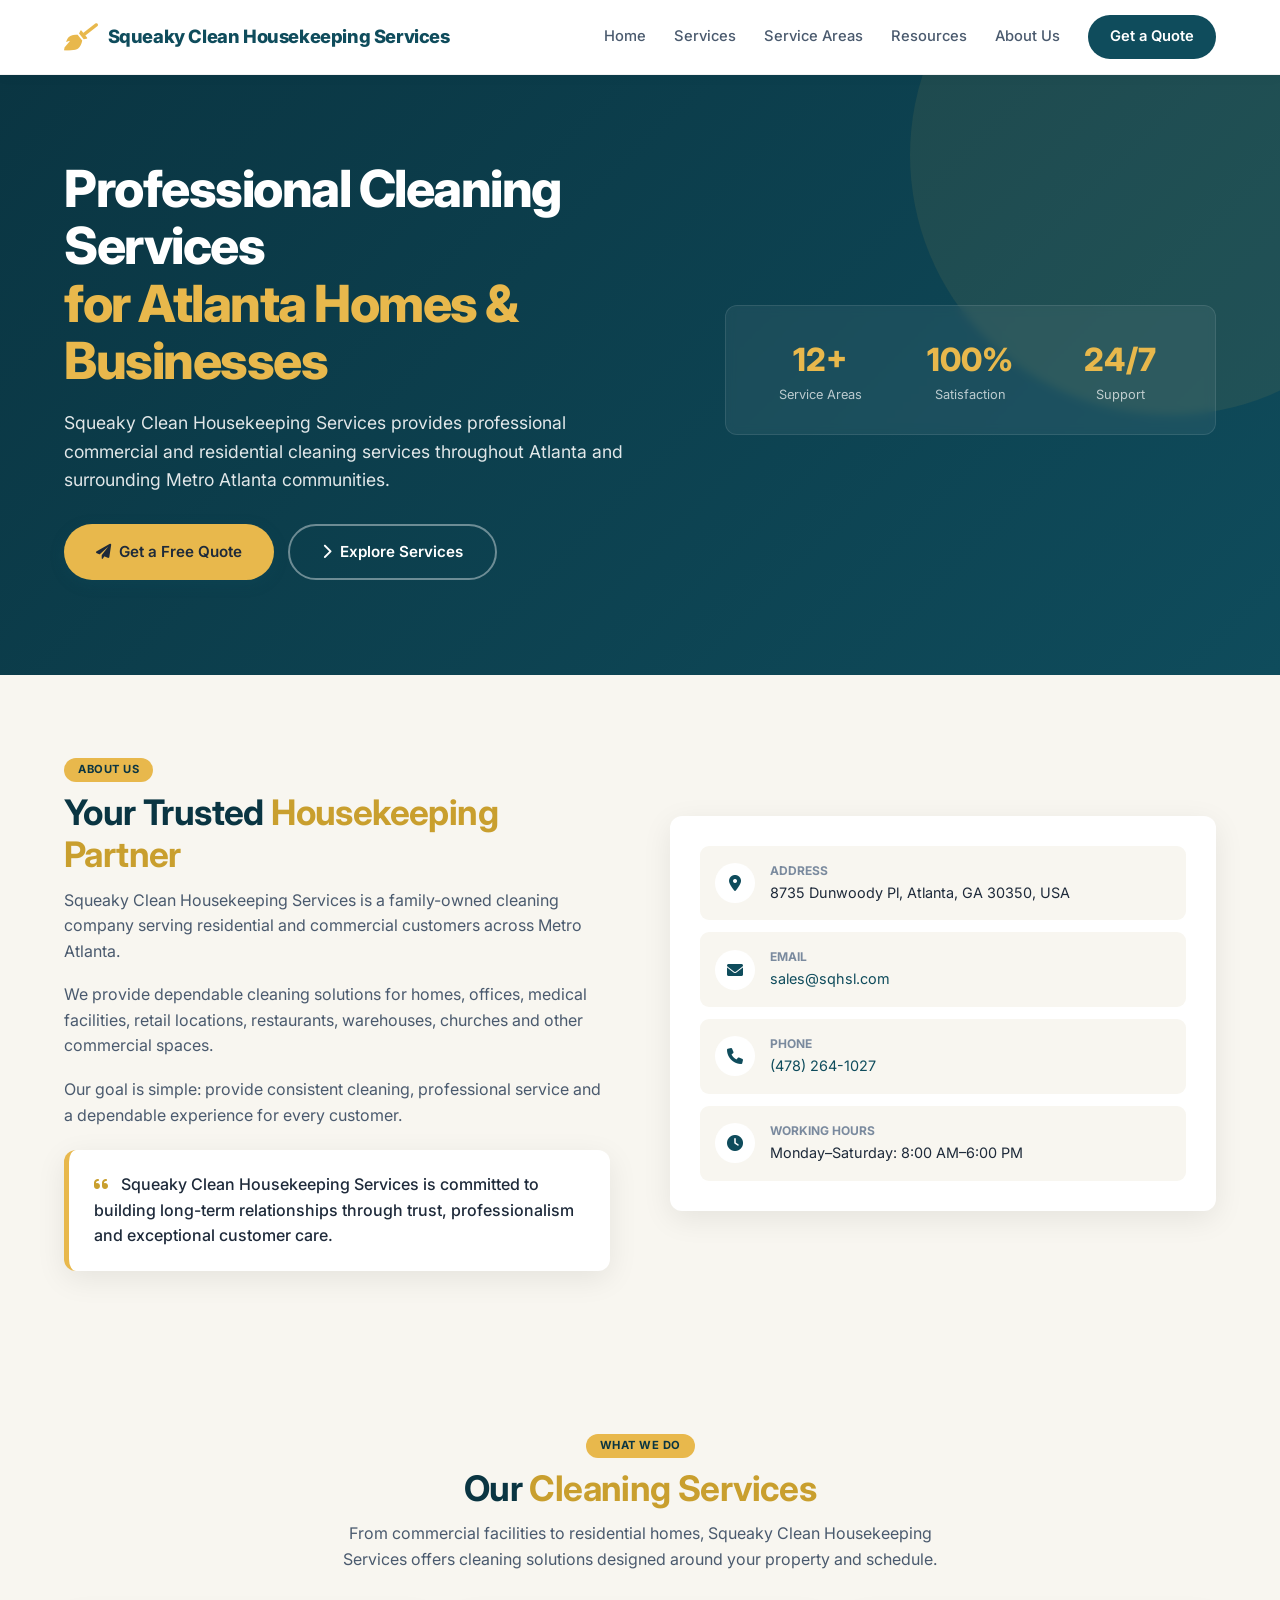
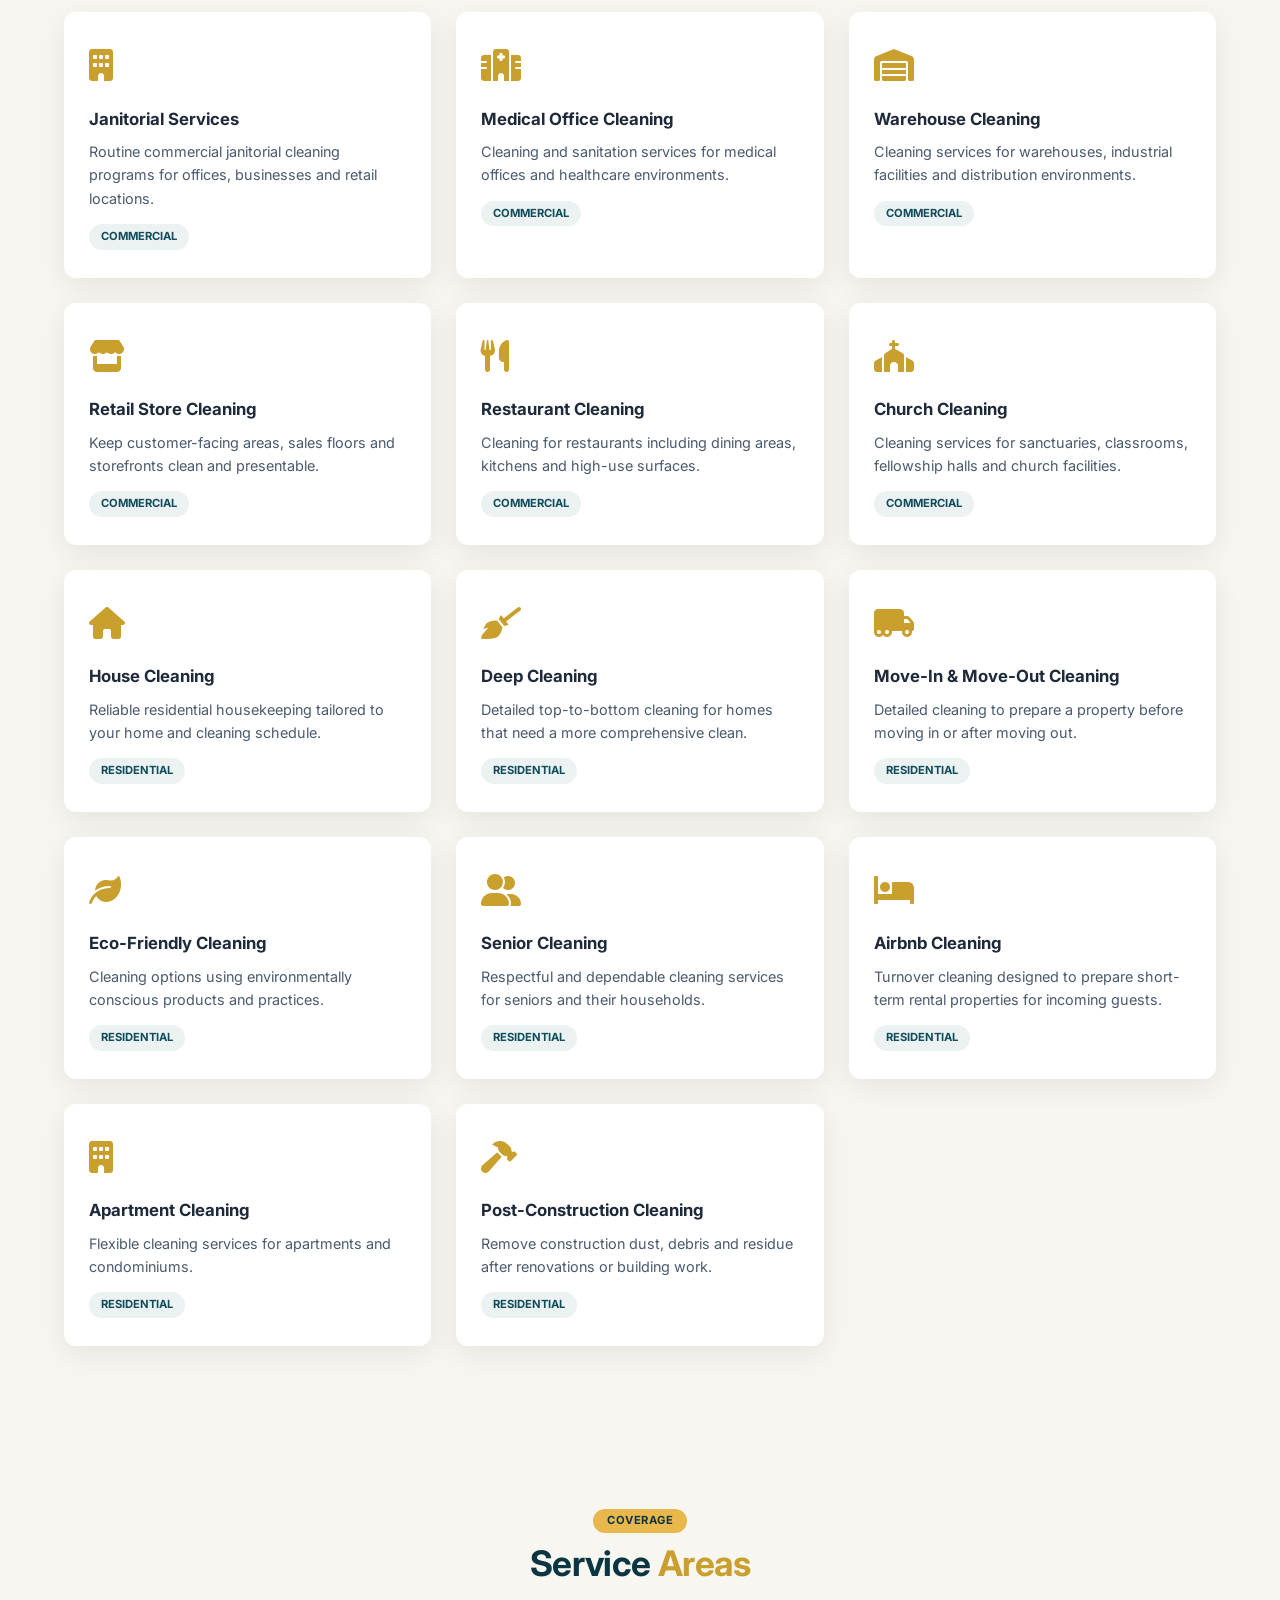
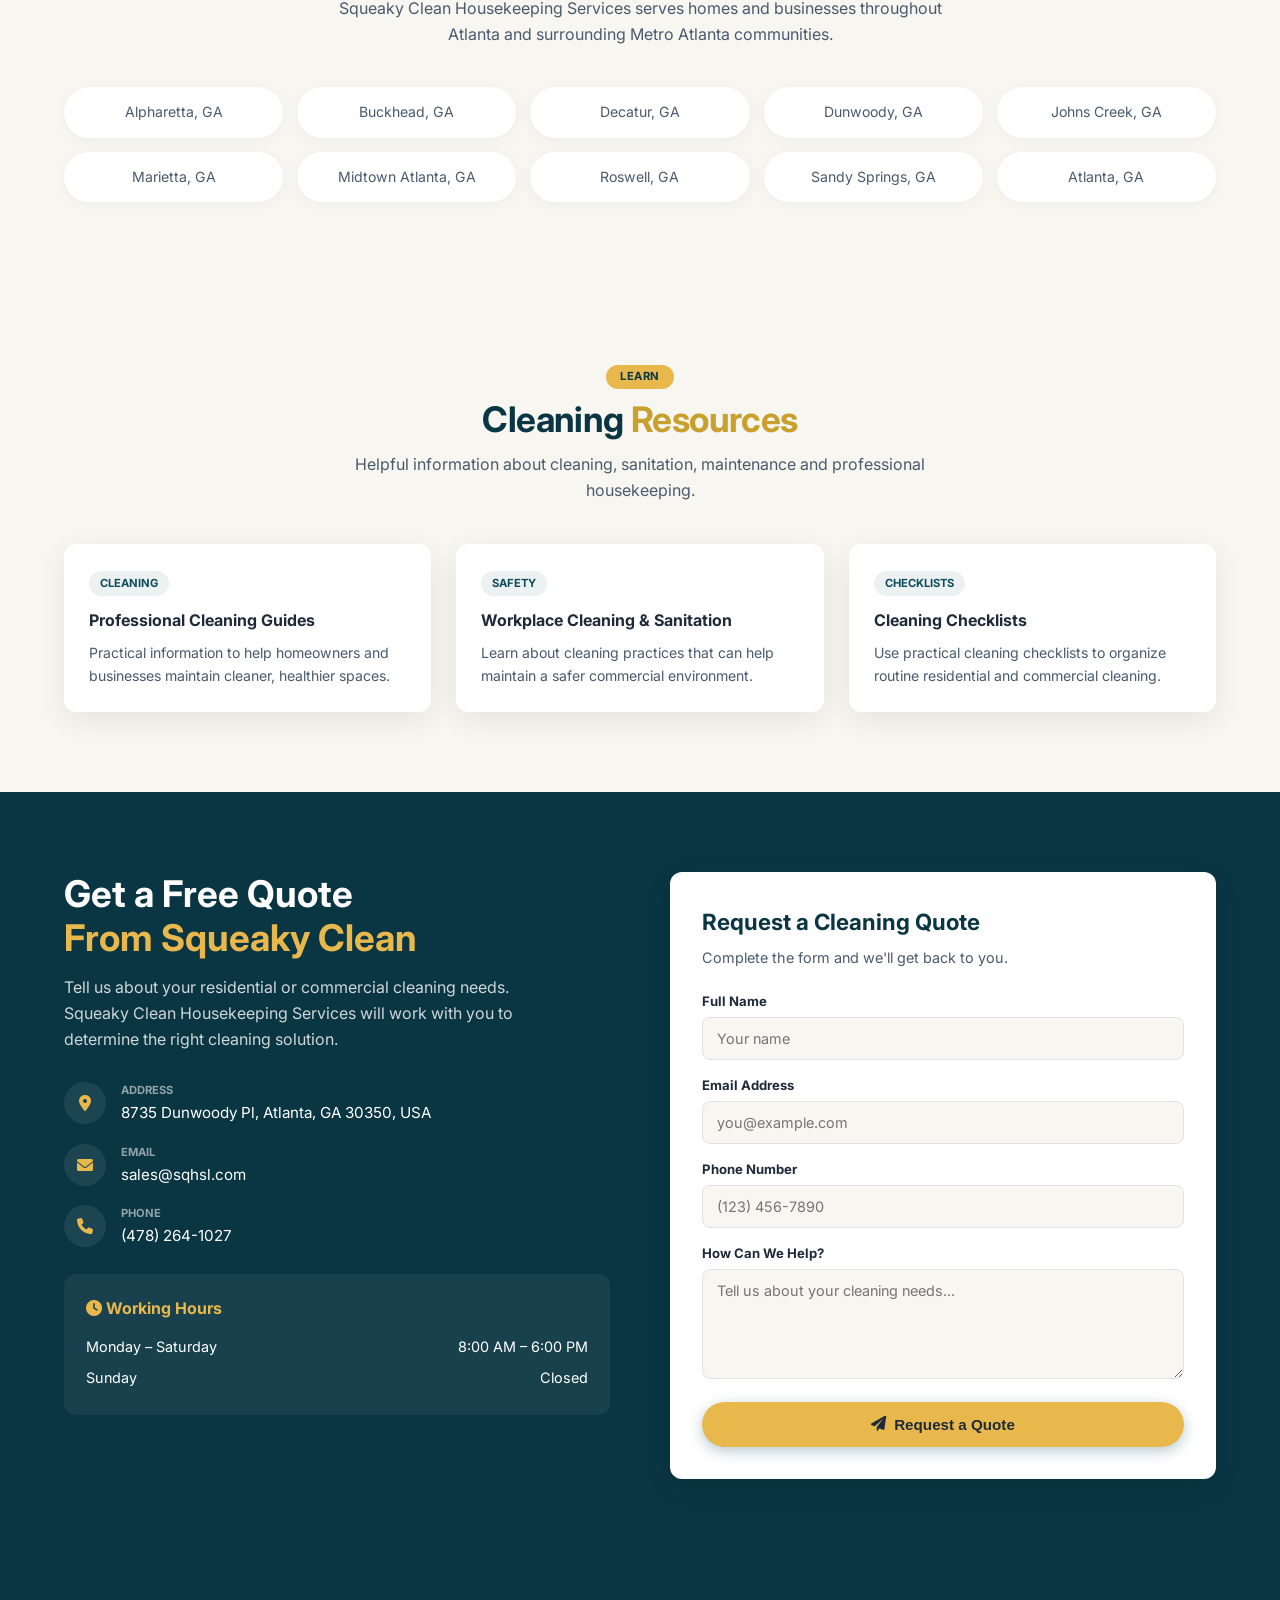
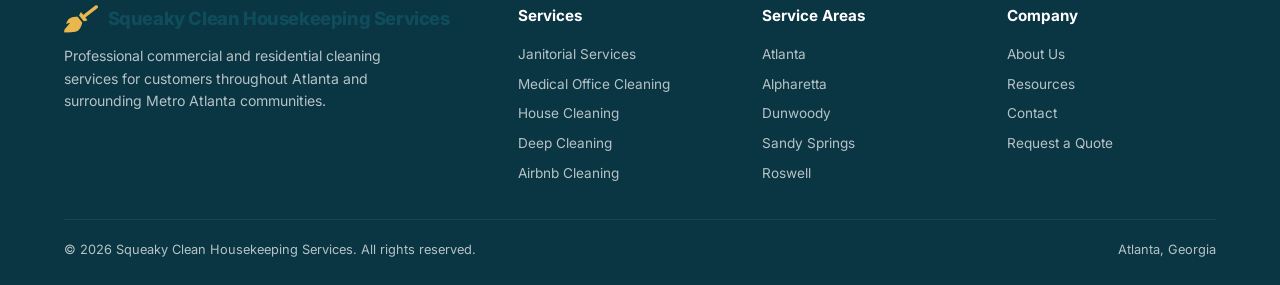
<file: index.html>
<!DOCTYPE html>
<html lang="en">
<head>
    <meta charset="UTF-8">

    <meta name="viewport" content="width=device-width, initial-scale=1.0">

    <title>Squeaky Clean Housekeeping Services | Atlanta, GA</title>

    <meta
        name="description"
        content="Squeaky Clean Housekeeping Services provides professional commercial and residential cleaning services in Atlanta, GA and surrounding Metro Atlanta areas."
    >

    <meta name="robots" content="index, follow">

    <link rel="canonical" href="https://sqhsl.com/">

    <!-- Open Graph -->
    <meta property="og:type" content="website">
    <meta property="og:title" content="Squeaky Clean Housekeeping Services | Atlanta, GA">
    <meta
        property="og:description"
        content="Professional commercial and residential cleaning services in Atlanta, GA and surrounding Metro Atlanta areas."
    >
    <meta property="og:url" content="https://sqhsl.com/">
    <meta property="og:site_name" content="Squeaky Clean Housekeeping Services">

    <!-- Google Fonts -->
    <link rel="preconnect" href="https://fonts.googleapis.com">
    <link rel="preconnect" href="https://fonts.gstatic.com" crossorigin>

    <link
        href="https://fonts.googleapis.com/css2?family=Inter:opsz,wght@14..32,400;14..32,500;14..32,600;14..32,700;14..32,800&display=swap"
        rel="stylesheet"
    >

    <!-- Font Awesome -->
    <link
        rel="stylesheet"
        href="https://cdnjs.cloudflare.com/ajax/libs/font-awesome/6.0.0-beta3/css/all.min.css"
    >

    <!-- LocalBusiness Schema -->
    <script type="application/ld+json">
    {
        "@context": "https://schema.org",
        "@type": "CleaningService",
        "name": "Squeaky Clean Housekeeping Services",
        "url": "https://sqhsl.com/",
        "telephone": "+1-478-264-1027",
        "email": "sales@sqhsl.com",
        "address": {
            "@type": "PostalAddress",
            "streetAddress": "8735 Dunwoody Pl",
            "addressLocality": "Atlanta",
            "addressRegion": "GA",
            "postalCode": "30350",
            "addressCountry": "US"
        },
        "areaServed": [
            "Atlanta, GA",
            "Alpharetta, GA",
            "Buckhead, GA",
            "Decatur, GA",
            "Dunwoody, GA",
            "Johns Creek, GA",
            "Marietta, GA",
            "Midtown Atlanta, GA",
            "Roswell, GA",
            "Sandy Springs, GA"
        ],
        "openingHours": [
            "Mo-Sa 08:00-18:00"
        ],
        "sameAs": []
    }
    </script>

    <style>

        /* =========================
           RESET
        ========================= */

        *,
        *::before,
        *::after {
            margin: 0;
            padding: 0;
            box-sizing: border-box;
        }

        :root {
            --primary: #0f4c5c;
            --primary-light: #1a6b7e;
            --primary-dark: #0a3542;

            --accent: #e8b84c;
            --accent-light: #f5d88a;
            --accent-dark: #c99f2e;

            --bg-light: #f8f6f0;
            --bg-white: #ffffff;

            --text-dark: #1e2a3a;
            --text-muted: #4a5a6e;
            --text-light: #7a8a9e;

            --shadow: 0 8px 30px rgba(0,0,0,.08);
            --shadow-hover: 0 16px 48px rgba(0,0,0,.14);

            --radius: 12px;
            --transition: .25s ease;

            --max-width: 1200px;
        }

        html {
            scroll-behavior: smooth;
        }

        body {
            font-family: 'Inter', sans-serif;
            background: var(--bg-light);
            color: var(--text-dark);
            line-height: 1.6;
            -webkit-font-smoothing: antialiased;
        }

        a {
            color: inherit;
            text-decoration: none;
        }

        ul {
            list-style: none;
        }

        img {
            max-width: 100%;
            display: block;
        }

        .container {
            width: 100%;
            max-width: var(--max-width);
            margin: auto;
            padding: 0 24px;
        }

        /* =========================
           BUTTONS
        ========================= */

        .btn {
            display: inline-flex;
            align-items: center;
            justify-content: center;
            gap: 8px;
            padding: 14px 32px;
            font-weight: 600;
            font-size: .95rem;
            border: none;
            border-radius: 50px;
            cursor: pointer;
            transition: var(--transition);
            background: var(--primary);
            color: #fff;
            box-shadow: 0 4px 14px rgba(15,76,92,.3);
        }

        .btn:hover {
            background: var(--primary-dark);
            transform: translateY(-2px);
        }

        .btn-accent {
            background: var(--accent);
            color: var(--text-dark);
        }

        .btn-accent:hover {
            background: var(--accent-dark);
            color: #fff;
        }

        .btn-outline {
            background: transparent;
            color: #fff;
            border: 2px solid rgba(255,255,255,.4);
            box-shadow: none;
        }

        .btn-outline:hover {
            background: #fff;
            color: var(--primary);
        }

        /* =========================
           HEADER
        ========================= */

        .site-header {
            background: #fff;
            border-bottom: 1px solid rgba(0,0,0,.05);
            position: sticky;
            top: 0;
            z-index: 1000;
            box-shadow: 0 2px 12px rgba(0,0,0,.04);
        }

        .header-inner {
            min-height: 74px;
            display: flex;
            align-items: center;
            justify-content: space-between;
            gap: 20px;
        }

        .logo {
            display: flex;
            align-items: center;
            gap: 10px;
            font-weight: 800;
            font-size: 1.15rem;
            color: var(--primary);
            letter-spacing: -.4px;
        }

        .logo i {
            font-size: 1.7rem;
            color: var(--accent);
        }

        .logo span {
            color: var(--accent-dark);
        }

        .nav-desktop {
            display: flex;
            align-items: center;
            gap: 28px;
        }

        .nav-desktop a {
            color: var(--text-muted);
            font-size: .92rem;
            font-weight: 500;
            transition: var(--transition);
        }

        .nav-desktop a:hover {
            color: var(--primary);
        }

        .nav-desktop .btn-nav {
            padding: 10px 22px;
            background: var(--primary);
            color: #fff;
            border-radius: 50px;
            font-weight: 600;
        }

        .nav-desktop .btn-nav:hover {
            background: var(--primary-dark);
        }

        .menu-toggle {
            display: none;
            background: none;
            border: 0;
            font-size: 1.5rem;
            color: var(--primary);
            cursor: pointer;
        }

        .nav-mobile {
            display: none;
            width: 100%;
            flex-direction: column;
            padding: 15px 0 20px;
            gap: 5px;
        }

        .nav-mobile.open {
            display: flex;
        }

        .nav-mobile a {
            padding: 11px 12px;
            border-radius: 8px;
            color: var(--text-muted);
        }

        .nav-mobile a:hover {
            background: var(--bg-light);
        }

        .nav-mobile .mobile-quote {
            background: var(--primary);
            color: #fff;
            text-align: center;
            border-radius: 50px;
            margin-top: 5px;
        }

        /* =========================
           HERO
        ========================= */

        .hero {
            background:
                linear-gradient(
                    135deg,
                    var(--primary-dark),
                    var(--primary)
                );

            color: #fff;
            padding: 85px 0 95px;
            position: relative;
            overflow: hidden;
        }

        .hero::after {
            content: "";
            position: absolute;
            width: 520px;
            height: 520px;
            right: -150px;
            top: -180px;
            background: rgba(232,184,76,.08);
            border-radius: 50%;
        }

        .hero-grid {
            display: grid;
            grid-template-columns: 1.1fr .9fr;
            gap: 60px;
            align-items: center;
            position: relative;
            z-index: 2;
        }

        .hero h1 {
            font-size: 3.2rem;
            line-height: 1.12;
            letter-spacing: -1.5px;
            font-weight: 800;
            margin-bottom: 20px;
        }

        .hero h1 span {
            color: var(--accent);
        }

        .hero p {
            max-width: 600px;
            font-size: 1.1rem;
            opacity: .88;
            margin-bottom: 30px;
        }

        .hero-buttons {
            display: flex;
            gap: 14px;
            flex-wrap: wrap;
        }

        .hero-stats {
            display: grid;
            grid-template-columns: repeat(3,1fr);
            background: rgba(255,255,255,.06);
            border: 1px solid rgba(255,255,255,.1);
            border-radius: var(--radius);
            padding: 28px 20px;
            backdrop-filter: blur(5px);
        }

        .stat {
            text-align: center;
        }

        .stat-number {
            display: block;
            color: var(--accent);
            font-size: 2rem;
            font-weight: 800;
        }

        .stat-label {
            display: block;
            font-size: .8rem;
            opacity: .7;
        }

        /* =========================
           SECTIONS
        ========================= */

        .section {
            padding: 80px 0;
        }

        .section-title {
            color: var(--primary-dark);
            font-size: 2.2rem;
            line-height: 1.2;
            margin-bottom: 12px;
            letter-spacing: -.6px;
        }

        .section-title span {
            color: var(--accent-dark);
        }

        .section-subtitle {
            color: var(--text-muted);
            max-width: 650px;
            margin-bottom: 40px;
        }

        .center {
            text-align: center;
        }

        .center .section-subtitle {
            margin-left: auto;
            margin-right: auto;
        }

        .eyebrow {
            display: inline-block;
            background: var(--accent);
            color: var(--primary-dark);
            padding: 3px 14px;
            border-radius: 50px;
            font-size: .7rem;
            text-transform: uppercase;
            font-weight: 700;
            letter-spacing: .5px;
            margin-bottom: 9px;
        }

        /* =========================
           ABOUT
        ========================= */

        .about-grid {
            display: grid;
            grid-template-columns: 1fr 1fr;
            gap: 60px;
            align-items: center;
        }

        .about-text p {
            color: var(--text-muted);
            font-size: 1rem;
            margin-bottom: 18px;
        }

        .highlight-box {
            background: #fff;
            border-left: 5px solid var(--accent);
            padding: 22px 25px;
            border-radius: var(--radius);
            box-shadow: var(--shadow);
            margin-top: 22px;
        }

        .highlight-box p {
            margin: 0;
            color: var(--text-dark);
            font-weight: 500;
        }

        .business-card {
            background: #fff;
            border-radius: var(--radius);
            padding: 30px;
            box-shadow: var(--shadow);
        }

        .info-row {
            display: flex;
            gap: 15px;
            align-items: center;
            padding: 15px;
            margin-bottom: 12px;
            border-radius: 9px;
            background: var(--bg-light);
        }

        .info-row:last-child {
            margin-bottom: 0;
        }

        .info-row i {
            width: 40px;
            height: 40px;
            border-radius: 50%;
            background: #fff;
            display: flex;
            align-items: center;
            justify-content: center;
            color: var(--primary);
            flex-shrink: 0;
        }

        .info-label {
            display: block;
            font-size: .75rem;
            font-weight: 700;
            text-transform: uppercase;
            color: var(--text-light);
        }

        .info-value {
            color: var(--text-dark);
            font-size: .9rem;
        }

        .info-value a {
            color: var(--primary);
        }

        /* =========================
           SERVICES
        ========================= */

        .services-grid {
            display: grid;
            grid-template-columns: repeat(3,1fr);
            gap: 25px;
        }

        .service-card {
            background: #fff;
            padding: 28px 25px;
            border-radius: var(--radius);
            box-shadow: var(--shadow);
            transition: var(--transition);
        }

        .service-card:hover {
            transform: translateY(-5px);
            box-shadow: var(--shadow-hover);
        }

        .service-icon {
            color: var(--accent-dark);
            font-size: 2rem;
            margin-bottom: 14px;
        }

        .service-card h3 {
            font-size: 1.05rem;
            margin-bottom: 8px;
        }

        .service-card p {
            color: var(--text-muted);
            font-size: .9rem;
        }

        .tag {
            display: inline-block;
            margin-top: 14px;
            padding: 4px 12px;
            background: rgba(15,76,92,.08);
            color: var(--primary);
            border-radius: 50px;
            font-size: .7rem;
            font-weight: 700;
            text-transform: uppercase;
        }

        /* =========================
           AREAS
        ========================= */

        .areas-grid {
            display: grid;
            grid-template-columns: repeat(5,1fr);
            gap: 14px;
        }

        .area-tag {
            padding: 14px;
            background: #fff;
            border-radius: 50px;
            text-align: center;
            color: var(--text-muted);
            font-size: .88rem;
            box-shadow: 0 3px 15px rgba(0,0,0,.04);
            transition: var(--transition);
        }

        .area-tag:hover {
            background: var(--primary);
            color: #fff;
            transform: translateY(-2px);
        }

        /* =========================
           RESOURCES
        ========================= */

        .resources-grid {
            display: grid;
            grid-template-columns: repeat(3,1fr);
            gap: 25px;
        }

        .resource-card {
            background: #fff;
            padding: 25px;
            border-radius: var(--radius);
            box-shadow: var(--shadow);
        }

        .badge {
            display: inline-block;
            background: rgba(15,76,92,.08);
            color: var(--primary);
            padding: 4px 11px;
            border-radius: 50px;
            font-size: .7rem;
            font-weight: 700;
            text-transform: uppercase;
            margin-bottom: 12px;
        }

        .resource-card h3 {
            font-size: 1rem;
            margin-bottom: 8px;
        }

        .resource-card p {
            color: var(--text-muted);
            font-size: .88rem;
        }

        /* =========================
           CONTACT
        ========================= */

        .contact-section {
            background: var(--primary-dark);
            color: #fff;
            padding: 80px 0;
        }

        .contact-grid {
            display: grid;
            grid-template-columns: 1fr 1fr;
            gap: 60px;
        }

        .contact-info h2 {
            font-size: 2.3rem;
            line-height: 1.2;
            margin-bottom: 15px;
        }

        .contact-info h2 span {
            color: var(--accent);
        }

        .contact-info > p {
            opacity: .8;
            margin-bottom: 30px;
            max-width: 500px;
        }

        .contact-detail {
            display: flex;
            align-items: flex-start;
            gap: 15px;
            margin-bottom: 18px;
        }

        .contact-detail i {
            width: 42px;
            height: 42px;
            background: rgba(255,255,255,.08);
            color: var(--accent);
            display: flex;
            align-items: center;
            justify-content: center;
            border-radius: 50%;
            flex-shrink: 0;
        }

        .contact-label {
            display: block;
            font-size: .7rem;
            text-transform: uppercase;
            opacity: .55;
            font-weight: 700;
        }

        .contact-value {
            font-size: .95rem;
        }

        .contact-value a:hover {
            color: var(--accent);
        }

        .hours {
            margin-top: 25px;
            background: rgba(255,255,255,.06);
            border-radius: var(--radius);
            padding: 22px;
        }

        .hours h4 {
            color: var(--accent);
            margin-bottom: 10px;
        }

        .hours-row {
            display: flex;
            justify-content: space-between;
            font-size: .9rem;
            padding: 4px 0;
        }

        .contact-form {
            background: #fff;
            color: var(--text-dark);
            padding: 32px;
            border-radius: var(--radius);
            box-shadow: var(--shadow);
        }

        .contact-form h3 {
            color: var(--primary-dark);
            margin-bottom: 6px;
            font-size: 1.4rem;
        }

        .contact-form > p {
            color: var(--text-muted);
            font-size: .9rem;
            margin-bottom: 22px;
        }

        .contact-form label {
            display: block;
            font-size: .82rem;
            font-weight: 700;
            margin-bottom: 5px;
        }

        .contact-form input,
        .contact-form textarea {
            width: 100%;
            padding: 12px 14px;
            margin-bottom: 15px;
            border: 1px solid #dfe3e7;
            border-radius: 8px;
            font-family: inherit;
            font-size: .9rem;
            background: var(--bg-light);
        }

        .contact-form textarea {
            min-height: 110px;
            resize: vertical;
        }

        .contact-form input:focus,
        .contact-form textarea:focus {
            outline: none;
            border-color: var(--primary);
        }

        .contact-form .btn {
            width: 100%;
        }

        /* =========================
           FOOTER
        ========================= */

        footer {
            background: var(--primary-dark);
            color: rgba(255,255,255,.7);
            padding: 45px 0 25px;
        }

        .footer-grid {
            display: grid;
            grid-template-columns: 2fr 1fr 1fr 1fr;
            gap: 35px;
            padding-bottom: 30px;
        }

        .footer-brand p {
            max-width: 340px;
            font-size: .88rem;
            margin-top: 12px;
        }

        .footer-col h4 {
            color: #fff;
            margin-bottom: 12px;
            font-size: .95rem;
        }

        .footer-col a {
            display: block;
            font-size: .85rem;
            padding: 4px 0;
            transition: var(--transition);
        }

        .footer-col a:hover {
            color: var(--accent);
            transform: translateX(3px);
        }

        .footer-bottom {
            border-top: 1px solid rgba(255,255,255,.08);
            padding-top: 20px;
            display: flex;
            justify-content: space-between;
            gap: 15px;
            flex-wrap: wrap;
            font-size: .8rem;
        }

        /* =========================
           RESPONSIVE
        ========================= */

        @media (max-width: 1000px) {

            .hero-grid,
            .about-grid,
            .contact-grid {
                grid-template-columns: 1fr;
            }

            .services-grid,
            .resources-grid {
                grid-template-columns: repeat(2,1fr);
            }

            .areas-grid {
                grid-template-columns: repeat(3,1fr);
            }

            .footer-grid {
                grid-template-columns: repeat(2,1fr);
            }
        }

        @media (max-width: 700px) {

            .nav-desktop {
                display: none;
            }

            .menu-toggle {
                display: block;
            }

            .header-inner {
                flex-wrap: wrap;
            }

            .hero {
                padding: 60px 0;
            }

            .hero h1 {
                font-size: 2.25rem;
            }

            .hero-stats {
                grid-template-columns: repeat(3,1fr);
            }

            .services-grid,
            .resources-grid {
                grid-template-columns: 1fr;
            }

            .areas-grid {
                grid-template-columns: repeat(2,1fr);
            }

            .section {
                padding: 60px 0;
            }

            .section-title {
                font-size: 1.8rem;
            }

            .footer-grid {
                grid-template-columns: 1fr;
            }
        }

        @media (max-width: 480px) {

            .container {
                padding: 0 18px;
            }

            .logo {
                font-size: .95rem;
            }

            .hero h1 {
                font-size: 1.9rem;
            }

            .hero-buttons {
                flex-direction: column;
            }

            .btn {
                width: 100%;
            }

            .hero-stats {
                grid-template-columns: 1fr 1fr;
            }

            .areas-grid {
                grid-template-columns: 1fr 1fr;
            }

            .contact-form {
                padding: 25px 20px;
            }
        }

    </style>
</head>

<body>

<!-- =========================
     HEADER
========================= -->

<header class="site-header">

    <div class="container header-inner">

        <a href="/" class="logo" aria-label="Squeaky Clean Housekeeping Services Home">

            <i class="fas fa-broom"></i>

            Squeaky Clean Housekeeping Services

        </a>

        <nav class="nav-desktop" aria-label="Main navigation">

            <a href="/">Home</a>

            <a href="/services/">Services</a>

            <a href="/service-areas/">Service Areas</a>

            <a href="/resources/">Resources</a>

            <a href="/about/">About Us</a>

            <a href="/contact/" class="btn-nav">Get a Quote</a>

        </nav>

        <button
            class="menu-toggle"
            id="menuToggle"
            aria-label="Open navigation menu"
            aria-expanded="false"
        >
            <i class="fas fa-bars"></i>
        </button>

        <nav class="nav-mobile" id="mobileNav" aria-label="Mobile navigation">

            <a href="/">Home</a>

            <a href="/services/">Services</a>

            <a href="/service-areas/">Service Areas</a>

            <a href="/resources/">Resources</a>

            <a href="/about/">About Us</a>

            <a href="/contact/" class="mobile-quote">Get a Quote</a>

        </nav>

    </div>

</header>


<!-- =========================
     HERO
========================= -->

<main>

<section class="hero">

    <div class="container hero-grid">

        <div>

            <h1>
                Professional Cleaning Services
                <br>
                <span>for Atlanta Homes & Businesses</span>
            </h1>

            <p>
                Squeaky Clean Housekeeping Services provides professional
                commercial and residential cleaning services throughout
                Atlanta and surrounding Metro Atlanta communities.
            </p>

            <div class="hero-buttons">

                <a href="/contact/" class="btn btn-accent">
                    <i class="fas fa-paper-plane"></i>
                    Get a Free Quote
                </a>

                <a href="/services/" class="btn btn-outline">
                    <i class="fas fa-chevron-right"></i>
                    Explore Services
                </a>

            </div>

        </div>


        <div class="hero-stats">

            <div class="stat">

                <span class="stat-number">12+</span>

                <span class="stat-label">
                    Service Areas
                </span>

            </div>

            <div class="stat">

                <span class="stat-number">100%</span>

                <span class="stat-label">
                    Satisfaction
                </span>

            </div>

            <div class="stat">

                <span class="stat-number">24/7</span>

                <span class="stat-label">
                    Support
                </span>

            </div>

        </div>

    </div>

</section>


<!-- =========================
     ABOUT
========================= -->

<section class="section">

    <div class="container about-grid">

        <div class="about-text">

            <span class="eyebrow">
                About Us
            </span>

            <h2 class="section-title">
                Your Trusted
                <span>Housekeeping Partner</span>
            </h2>

            <p>
                Squeaky Clean Housekeeping Services is a family-owned
                cleaning company serving residential and commercial
                customers across Metro Atlanta.
            </p>

            <p>
                We provide dependable cleaning solutions for homes,
                offices, medical facilities, retail locations,
                restaurants, warehouses, churches and other commercial
                spaces.
            </p>

            <p>
                Our goal is simple: provide consistent cleaning,
                professional service and a dependable experience for
                every customer.
            </p>

            <div class="highlight-box">

                <p>
                    <i
                        class="fas fa-quote-left"
                        style="color:var(--accent-dark);margin-right:8px;"
                    ></i>

                    Squeaky Clean Housekeeping Services is committed to
                    building long-term relationships through trust,
                    professionalism and exceptional customer care.
                </p>

            </div>

        </div>


        <div class="business-card">

            <div class="info-row">

                <i class="fas fa-map-marker-alt"></i>

                <div>

                    <span class="info-label">
                        Address
                    </span>

                    <span class="info-value">
                        8735 Dunwoody Pl, Atlanta, GA 30350, USA
                    </span>

                </div>

            </div>


            <div class="info-row">

                <i class="fas fa-envelope"></i>

                <div>

                    <span class="info-label">
                        Email
                    </span>

                    <span class="info-value">
                        <a href="mailto:sales@sqhsl.com">
                            sales@sqhsl.com
                        </a>
                    </span>

                </div>

            </div>


            <div class="info-row">

                <i class="fas fa-phone"></i>

                <div>

                    <span class="info-label">
                        Phone
                    </span>

                    <span class="info-value">
                        <a href="tel:+14782641027">
                            (478) 264-1027
                        </a>
                    </span>

                </div>

            </div>


            <div class="info-row">

                <i class="fas fa-clock"></i>

                <div>

                    <span class="info-label">
                        Working Hours
                    </span>

                    <span class="info-value">
                        Monday–Saturday: 8:00 AM–6:00 PM
                    </span>

                </div>

            </div>

        </div>

    </div>

</section>


<!-- =========================
     SERVICES
========================= -->

<section class="section" id="services">

    <div class="container">

        <div class="center">

            <span class="eyebrow">
                What We Do
            </span>

            <h2 class="section-title">
                Our <span>Cleaning Services</span>
            </h2>

            <p class="section-subtitle">
                From commercial facilities to residential homes,
                Squeaky Clean Housekeeping Services offers cleaning
                solutions designed around your property and schedule.
            </p>

        </div>


        <div class="services-grid">


            <article class="service-card">

                <div class="service-icon">
                    <i class="fas fa-building"></i>
                </div>

                <h3>
                    Janitorial Services
                </h3>

                <p>
                    Routine commercial janitorial cleaning programs
                    for offices, businesses and retail locations.
                </p>

                <span class="tag">
                    Commercial
                </span>

            </article>


            <article class="service-card">

                <div class="service-icon">
                    <i class="fas fa-hospital"></i>
                </div>

                <h3>
                    Medical Office Cleaning
                </h3>

                <p>
                    Cleaning and sanitation services for medical
                    offices and healthcare environments.
                </p>

                <span class="tag">
                    Commercial
                </span>

            </article>


            <article class="service-card">

                <div class="service-icon">
                    <i class="fas fa-warehouse"></i>
                </div>

                <h3>
                    Warehouse Cleaning
                </h3>

                <p>
                    Cleaning services for warehouses, industrial
                    facilities and distribution environments.
                </p>

                <span class="tag">
                    Commercial
                </span>

            </article>


            <article class="service-card">

                <div class="service-icon">
                    <i class="fas fa-store"></i>
                </div>

                <h3>
                    Retail Store Cleaning
                </h3>

                <p>
                    Keep customer-facing areas, sales floors and
                    storefronts clean and presentable.
                </p>

                <span class="tag">
                    Commercial
                </span>

            </article>


            <article class="service-card">

                <div class="service-icon">
                    <i class="fas fa-utensils"></i>
                </div>

                <h3>
                    Restaurant Cleaning
                </h3>

                <p>
                    Cleaning for restaurants including dining areas,
                    kitchens and high-use surfaces.
                </p>

                <span class="tag">
                    Commercial
                </span>

            </article>


            <article class="service-card">

                <div class="service-icon">
                    <i class="fas fa-church"></i>
                </div>

                <h3>
                    Church Cleaning
                </h3>

                <p>
                    Cleaning services for sanctuaries, classrooms,
                    fellowship halls and church facilities.
                </p>

                <span class="tag">
                    Commercial
                </span>

            </article>


            <article class="service-card">

                <div class="service-icon">
                    <i class="fas fa-home"></i>
                </div>

                <h3>
                    House Cleaning
                </h3>

                <p>
                    Reliable residential housekeeping tailored to
                    your home and cleaning schedule.
                </p>

                <span class="tag">
                    Residential
                </span>

            </article>


            <article class="service-card">

                <div class="service-icon">
                    <i class="fas fa-broom"></i>
                </div>

                <h3>
                    Deep Cleaning
                </h3>

                <p>
                    Detailed top-to-bottom cleaning for homes that
                    need a more comprehensive clean.
                </p>

                <span class="tag">
                    Residential
                </span>

            </article>


            <article class="service-card">

                <div class="service-icon">
                    <i class="fas fa-truck-moving"></i>
                </div>

                <h3>
                    Move-In & Move-Out Cleaning
                </h3>

                <p>
                    Detailed cleaning to prepare a property before
                    moving in or after moving out.
                </p>

                <span class="tag">
                    Residential
                </span>

            </article>


            <article class="service-card">

                <div class="service-icon">
                    <i class="fas fa-leaf"></i>
                </div>

                <h3>
                    Eco-Friendly Cleaning
                </h3>

                <p>
                    Cleaning options using environmentally conscious
                    products and practices.
                </p>

                <span class="tag">
                    Residential
                </span>

            </article>


            <article class="service-card">

                <div class="service-icon">
                    <i class="fas fa-user-friends"></i>
                </div>

                <h3>
                    Senior Cleaning
                </h3>

                <p>
                    Respectful and dependable cleaning services for
                    seniors and their households.
                </p>

                <span class="tag">
                    Residential
                </span>

            </article>


            <article class="service-card">

                <div class="service-icon">
                    <i class="fas fa-bed"></i>
                </div>

                <h3>
                    Airbnb Cleaning
                </h3>

                <p>
                    Turnover cleaning designed to prepare short-term
                    rental properties for incoming guests.
                </p>

                <span class="tag">
                    Residential
                </span>

            </article>


            <article class="service-card">

                <div class="service-icon">
                    <i class="fas fa-building"></i>
                </div>

                <h3>
                    Apartment Cleaning
                </h3>

                <p>
                    Flexible cleaning services for apartments and
                    condominiums.
                </p>

                <span class="tag">
                    Residential
                </span>

            </article>


            <article class="service-card">

                <div class="service-icon">
                    <i class="fas fa-hammer"></i>
                </div>

                <h3>
                    Post-Construction Cleaning
                </h3>

                <p>
                    Remove construction dust, debris and residue after
                    renovations or building work.
                </p>

                <span class="tag">
                    Residential
                </span>

            </article>

        </div>

    </div>

</section>


<!-- =========================
     SERVICE AREAS
========================= -->

<section class="section">

    <div class="container">

        <div class="center">

            <span class="eyebrow">
                Coverage
            </span>

            <h2 class="section-title">
                Service <span>Areas</span>
            </h2>

            <p class="section-subtitle">
                Squeaky Clean Housekeeping Services serves homes and
                businesses throughout Atlanta and surrounding Metro
                Atlanta communities.
            </p>

        </div>


        <div class="areas-grid">

            <div class="area-tag">
                Alpharetta, GA
            </div>

            <div class="area-tag">
                Buckhead, GA
            </div>

            <div class="area-tag">
                Decatur, GA
            </div>

            <div class="area-tag">
                Dunwoody, GA
            </div>

            <div class="area-tag">
                Johns Creek, GA
            </div>

            <div class="area-tag">
                Marietta, GA
            </div>

            <div class="area-tag">
                Midtown Atlanta, GA
            </div>

            <div class="area-tag">
                Roswell, GA
            </div>

            <div class="area-tag">
                Sandy Springs, GA
            </div>

            <div class="area-tag">
                Atlanta, GA
            </div>

        </div>

    </div>

</section>


<!-- =========================
     RESOURCES
========================= -->

<section class="section">

    <div class="container">

        <div class="center">

            <span class="eyebrow">
                Learn
            </span>

            <h2 class="section-title">
                Cleaning <span>Resources</span>
            </h2>

            <p class="section-subtitle">
                Helpful information about cleaning, sanitation,
                maintenance and professional housekeeping.
            </p>

        </div>


        <div class="resources-grid">

            <article class="resource-card">

                <span class="badge">
                    Cleaning
                </span>

                <h3>
                    Professional Cleaning Guides
                </h3>

                <p>
                    Practical information to help homeowners and
                    businesses maintain cleaner, healthier spaces.
                </p>

            </article>


            <article class="resource-card">

                <span class="badge">
                    Safety
                </span>

                <h3>
                    Workplace Cleaning & Sanitation
                </h3>

                <p>
                    Learn about cleaning practices that can help
                    maintain a safer commercial environment.
                </p>

            </article>


            <article class="resource-card">

                <span class="badge">
                    Checklists
                </span>

                <h3>
                    Cleaning Checklists
                </h3>

                <p>
                    Use practical cleaning checklists to organize
                    routine residential and commercial cleaning.
                </p>

            </article>

        </div>

    </div>

</section>


<!-- =========================
     CONTACT
========================= -->

<section class="contact-section">

    <div class="container contact-grid">

        <div class="contact-info">

            <h2>
                Get a Free Quote
                <br>
                <span>From Squeaky Clean</span>
            </h2>

            <p>
                Tell us about your residential or commercial cleaning
                needs. Squeaky Clean Housekeeping Services will work
                with you to determine the right cleaning solution.
            </p>


            <div class="contact-detail">

                <i class="fas fa-map-marker-alt"></i>

                <div>

                    <span class="contact-label">
                        Address
                    </span>

                    <span class="contact-value">
                        8735 Dunwoody Pl, Atlanta, GA 30350, USA
                    </span>

                </div>

            </div>


            <div class="contact-detail">

                <i class="fas fa-envelope"></i>

                <div>

                    <span class="contact-label">
                        Email
                    </span>

                    <span class="contact-value">
                        <a href="mailto:sales@sqhsl.com">
                            sales@sqhsl.com
                        </a>
                    </span>

                </div>

            </div>


            <div class="contact-detail">

                <i class="fas fa-phone"></i>

                <div>

                    <span class="contact-label">
                        Phone
                    </span>

                    <span class="contact-value">
                        <a href="tel:+14782641027">
                            (478) 264-1027
                        </a>
                    </span>

                </div>

            </div>


            <div class="hours">

                <h4>
                    <i class="fas fa-clock"></i>
                    Working Hours
                </h4>

                <div class="hours-row">
                    <span>Monday – Saturday</span>
                    <span>8:00 AM – 6:00 PM</span>
                </div>

                <div class="hours-row">
                    <span>Sunday</span>
                    <span>Closed</span>
                </div>

            </div>

        </div>


        <div class="contact-form">

            <h3>
                Request a Cleaning Quote
            </h3>

            <p>
                Complete the form and we'll get back to you.
            </p>

            <!--
            Replace the form action with your real form endpoint,
            Forminator endpoint, Formspree endpoint, or CRM endpoint.
            -->

            <form
                action="#"
                method="POST"
            >

                <label for="name">
                    Full Name
                </label>

                <input
                    type="text"
                    id="name"
                    name="name"
                    placeholder="Your name"
                    autocomplete="name"
                    required
                >


                <label for="email">
                    Email Address
                </label>

                <input
                    type="email"
                    id="email"
                    name="email"
                    placeholder="you@example.com"
                    autocomplete="email"
                    required
                >


                <label for="phone">
                    Phone Number
                </label>

                <input
                    type="tel"
                    id="phone"
                    name="phone"
                    placeholder="(123) 456-7890"
                    autocomplete="tel"
                >


                <label for="message">
                    How Can We Help?
                </label>

                <textarea
                    id="message"
                    name="message"
                    placeholder="Tell us about your cleaning needs..."
                ></textarea>


                <button
                    type="submit"
                    class="btn btn-accent"
                >

                    <i class="fas fa-paper-plane"></i>

                    Request a Quote

                </button>

            </form>

        </div>

    </div>

</section>

</main>


<!-- =========================
     FOOTER
========================= -->

<footer>

    <div class="container">

        <div class="footer-grid">


            <div class="footer-brand">

                <a href="/" class="logo">

                    <i class="fas fa-broom"></i>

                    Squeaky Clean Housekeeping Services

                </a>

                <p>
                    Professional commercial and residential cleaning
                    services for customers throughout Atlanta and
                    surrounding Metro Atlanta communities.
                </p>

            </div>


            <div class="footer-col">

                <h4>
                    Services
                </h4>

                <a href="/services/">
                    Janitorial Services
                </a>

                <a href="/services/">
                    Medical Office Cleaning
                </a>

                <a href="/services/">
                    House Cleaning
                </a>

                <a href="/services/">
                    Deep Cleaning
                </a>

                <a href="/services/">
                    Airbnb Cleaning
                </a>

            </div>


            <div class="footer-col">

                <h4>
                    Service Areas
                </h4>

                <a href="/service-areas/">
                    Atlanta
                </a>

                <a href="/service-areas/">
                    Alpharetta
                </a>

                <a href="/service-areas/">
                    Dunwoody
                </a>

                <a href="/service-areas/">
                    Sandy Springs
                </a>

                <a href="/service-areas/">
                    Roswell
                </a>

            </div>


            <div class="footer-col">

                <h4>
                    Company
                </h4>

                <a href="/about/">
                    About Us
                </a>

                <a href="/resources/">
                    Resources
                </a>

                <a href="/contact/">
                    Contact
                </a>

                <a href="/contact/">
                    Request a Quote
                </a>

            </div>

        </div>


        <div class="footer-bottom">

            <span>
                © 2026 Squeaky Clean Housekeeping Services.
                All rights reserved.
            </span>

            <span>
                Atlanta, Georgia
            </span>

        </div>

    </div>

</footer>


<!-- =========================
     MOBILE MENU
========================= -->

<script>

const menuToggle = document.getElementById("menuToggle");
const mobileNav = document.getElementById("mobileNav");

menuToggle.addEventListener("click", function () {

    mobileNav.classList.toggle("open");

    const isOpen =
        mobileNav.classList.contains("open");

    menuToggle.setAttribute(
        "aria-expanded",
        isOpen ? "true" : "false"
    );

    const icon =
        menuToggle.querySelector("i");

    icon.className =
        isOpen
        ? "fas fa-times"
        : "fas fa-bars";

});

</script>

</body>
</html>
</file>
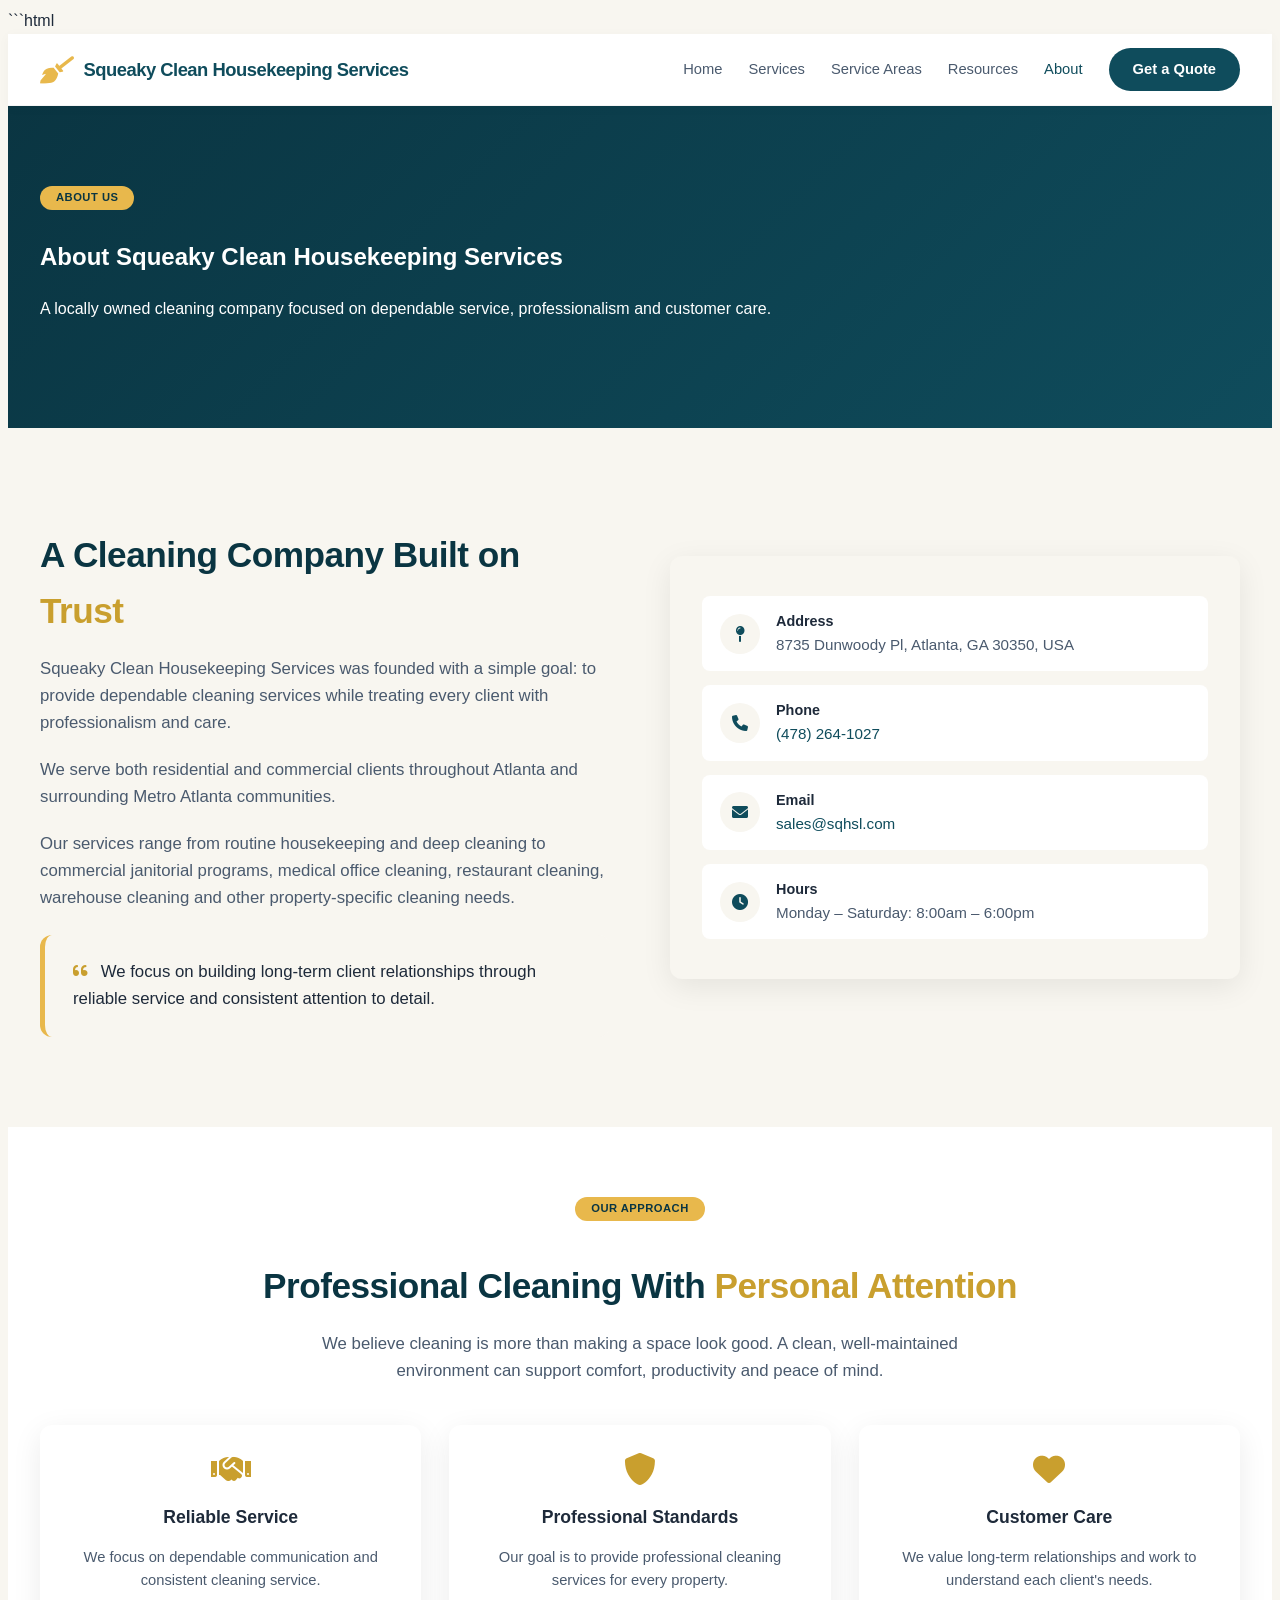
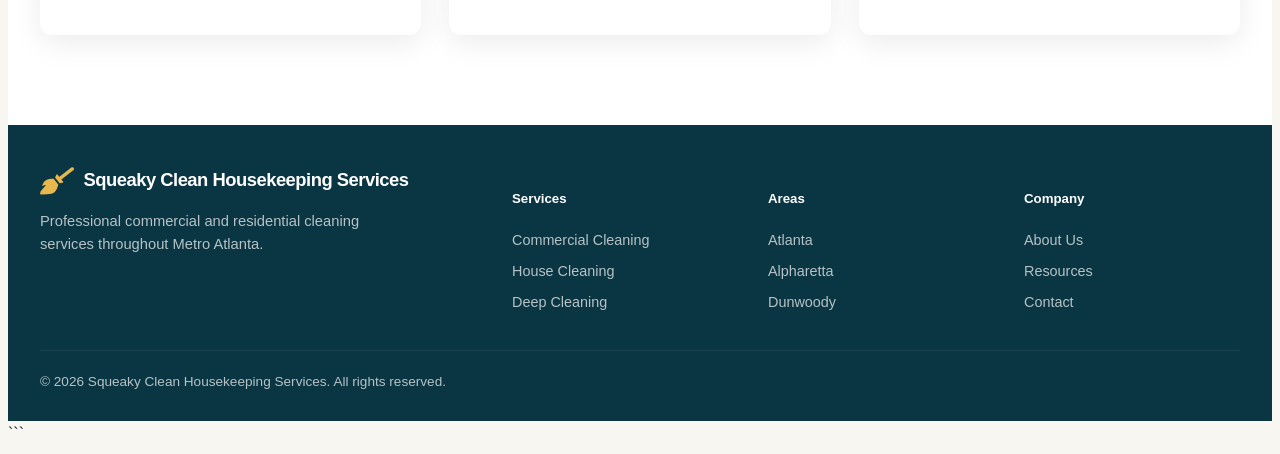
<file: about/index.html>
```html
<!DOCTYPE html>
<html lang="en">
<head>
<meta charset="UTF-8">
<meta name="viewport" content="width=device-width,initial-scale=1.0">

<title>About Squeaky Clean Housekeeping Services | Atlanta, GA</title>

<meta name="description" content="Learn about Squeaky Clean Housekeeping Services, a locally owned cleaning company serving residential and commercial clients in Atlanta and Metro Atlanta.">

<link rel="canonical" href="https://sqhsl.com/about/">

<link rel="stylesheet" href="/assets/style.css">
<link rel="stylesheet" href="https://cdnjs.cloudflare.com/ajax/libs/font-awesome/6.0.0-beta3/css/all.min.css">
</head>

<body>

<header class="site-header">

<div class="container header-inner">

<a href="/" class="logo">
<i class="fas fa-broom"></i>
Squeaky Clean Housekeeping Services
</a>

<nav class="nav-desktop">
<a href="/">Home</a>
<a href="/services/">Services</a>
<a href="/service-areas/">Service Areas</a>
<a href="/resources/">Resources</a>
<a href="/about/" class="active">About</a>
<a href="/contact/" class="btn-nav">Get a Quote</a>
</nav>

<button class="menu-toggle" aria-label="Open navigation" onclick="document.querySelector('.nav-mobile').classList.toggle('open')">
<i class="fas fa-bars"></i>
</button>

<nav class="nav-mobile">
<a href="/">Home</a>
<a href="/services/">Services</a>
<a href="/service-areas/">Service Areas</a>
<a href="/resources/">Resources</a>
<a href="/about/">About</a>
<a href="/contact/" class="btn-nav-mobile">Get a Quote</a>
</nav>

</div>

</header>

<main>

<section class="hero">

<div class="container">

<span class="badge-label">About Us</span>

<h1>
About
<span>Squeaky Clean Housekeeping Services</span>
</h1>

<p>
A locally owned cleaning company focused on dependable service,
professionalism and customer care.
</p>

</div>

</section>

<section class="page-section">

<div class="container">

<div class="about-grid">

<div class="about-text">

<h2 class="section-title">
A Cleaning Company Built on
<span>Trust</span>
</h2>

<p>
Squeaky Clean Housekeeping Services was founded with a simple goal:
to provide dependable cleaning services while treating every client
with professionalism and care.
</p>

<p>
We serve both residential and commercial clients throughout Atlanta
and surrounding Metro Atlanta communities.
</p>

<p>
Our services range from routine housekeeping and deep cleaning to
commercial janitorial programs, medical office cleaning, restaurant
cleaning, warehouse cleaning and other property-specific cleaning needs.
</p>

<div class="highlight-box">

<p>
<i class="fas fa-quote-left" style="color:var(--accent-dark);margin-right:8px;"></i>

We focus on building long-term client relationships through reliable
service and consistent attention to detail.

</p>

</div>

</div>

<div class="info-box">

<div class="info-row">

<i class="fas fa-map-pin"></i>

<div>

<div class="label">Address</div>

<div class="value">
8735 Dunwoody Pl, Atlanta, GA 30350, USA
</div>

</div>

</div>

<div class="info-row">

<i class="fas fa-phone"></i>

<div>

<div class="label">Phone</div>

<div class="value">

<a href="tel:+14782641027" style="color:var(--primary);">
(478) 264-1027
</a>

</div>

</div>

</div>

<div class="info-row">

<i class="fas fa-envelope"></i>

<div>

<div class="label">Email</div>

<div class="value">

<a href="mailto:sales@sqhsl.com" style="color:var(--primary);">
sales@sqhsl.com
</a>

</div>

</div>

</div>

<div class="info-row">

<i class="fas fa-clock"></i>

<div>

<div class="label">Hours</div>

<div class="value">
Monday – Saturday: 8:00am – 6:00pm
</div>

</div>

</div>

</div>

</div>

</div>

</section>

<section class="page-section" style="background:#fff;">

<div class="container text-center">

<span class="badge-label">Our Approach</span>

<h2 class="section-title">
Professional Cleaning With
<span>Personal Attention</span>
</h2>

<p class="section-subtitle">
We believe cleaning is more than making a space look good. A clean,
well-maintained environment can support comfort, productivity and
peace of mind.
</p>

<div class="services-grid">

<div class="service-card">

<div class="icon">
<i class="fas fa-handshake"></i>
</div>

<h3>Reliable Service</h3>

<p>
We focus on dependable communication and consistent cleaning service.
</p>

</div>

<div class="service-card">

<div class="icon">
<i class="fas fa-shield-alt"></i>
</div>

<h3>Professional Standards</h3>

<p>
Our goal is to provide professional cleaning services for every property.
</p>

</div>

<div class="service-card">

<div class="icon">
<i class="fas fa-heart"></i>
</div>

<h3>Customer Care</h3>

<p>
We value long-term relationships and work to understand each client's needs.
</p>

</div>

</div>

</div>

</section>

</main>

<footer class="site-footer">

<div class="container">

<div class="footer-grid">

<div class="footer-brand">

<a href="/" class="logo" style="color:#fff;">
<i class="fas fa-broom"></i>
Squeaky Clean Housekeeping Services
</a>

<p>
Professional commercial and residential cleaning services throughout
Metro Atlanta.
</p>

</div>

<div class="footer-col">
<h5>Services</h5>
<a href="/services/">Commercial Cleaning</a>
<a href="/services/">House Cleaning</a>
<a href="/services/">Deep Cleaning</a>
</div>

<div class="footer-col">
<h5>Areas</h5>
<a href="/service-areas/">Atlanta</a>
<a href="/service-areas/">Alpharetta</a>
<a href="/service-areas/">Dunwoody</a>
</div>

<div class="footer-col">
<h5>Company</h5>
<a href="/about/">About Us</a>
<a href="/resources/">Resources</a>
<a href="/contact/">Contact</a>
</div>

</div>

<div class="footer-bottom">
<span>© 2026 Squeaky Clean Housekeeping Services. All rights reserved.</span>
</div>

</div>

</footer>

</body>
</html>
```
</file>
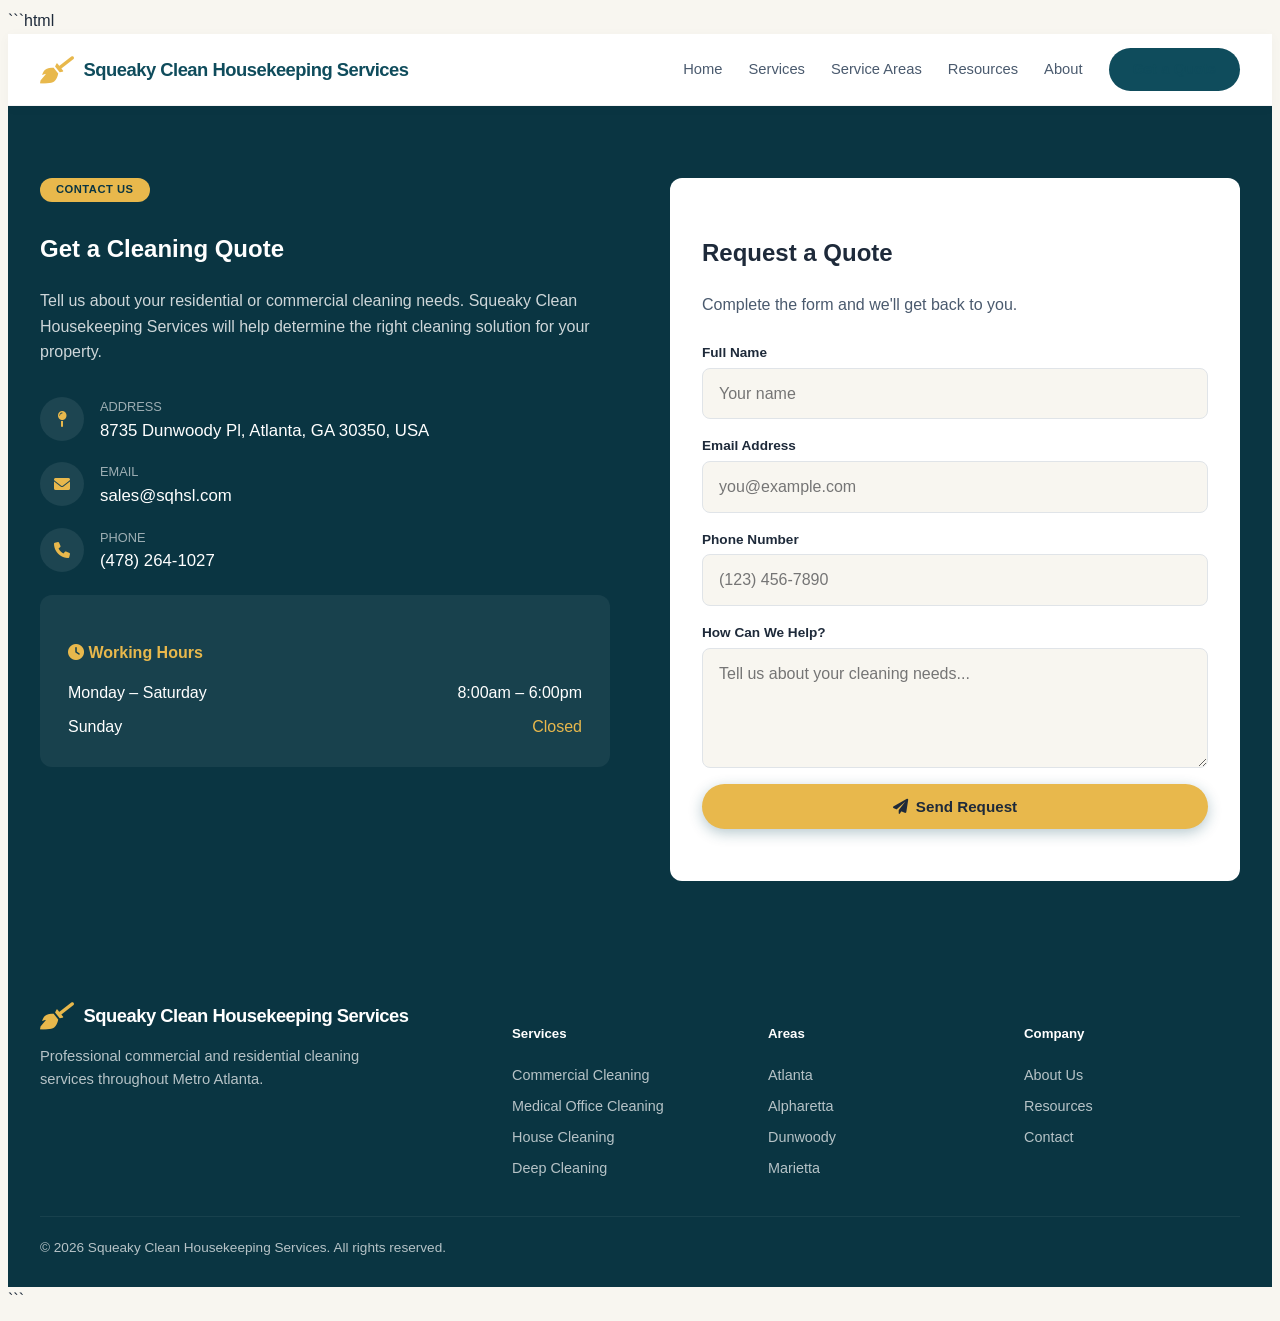
<file: contact/index.html>
```html
<!DOCTYPE html>
<html lang="en">
<head>

<meta charset="UTF-8">
<meta name="viewport" content="width=device-width,initial-scale=1.0">

<title>Contact Squeaky Clean Housekeeping Services | Atlanta, GA</title>

<meta name="description" content="Contact Squeaky Clean Housekeeping Services for a cleaning quote in Atlanta, GA. Call (478) 264-1027 or email sales@sqhsl.com.">

<link rel="canonical" href="https://sqhsl.com/contact/">

<link rel="stylesheet" href="/assets/style.css">
<link rel="stylesheet" href="https://cdnjs.cloudflare.com/ajax/libs/font-awesome/6.0.0-beta3/css/all.min.css">

</head>

<body>

<header class="site-header">

<div class="container header-inner">

<a href="/" class="logo">
<i class="fas fa-broom"></i>
Squeaky Clean Housekeeping Services
</a>

<nav class="nav-desktop">

<a href="/">Home</a>
<a href="/services/">Services</a>
<a href="/service-areas/">Service Areas</a>
<a href="/resources/">Resources</a>
<a href="/about/">About</a>
<a href="/contact/" class="btn-nav active">Get a Quote</a>

</nav>

<button class="menu-toggle" aria-label="Open navigation" onclick="document.querySelector('.nav-mobile').classList.toggle('open')">
<i class="fas fa-bars"></i>
</button>

<nav class="nav-mobile">

<a href="/">Home</a>
<a href="/services/">Services</a>
<a href="/service-areas/">Service Areas</a>
<a href="/resources/">Resources</a>
<a href="/about/">About</a>
<a href="/contact/" class="btn-nav-mobile">Get a Quote</a>

</nav>

</div>

</header>

<main>

<section class="contact-section">

<div class="container contact-grid">

<div class="contact-info">

<span class="badge-label">Contact Us</span>

<h1>
Get a Cleaning
<span>Quote</span>
</h1>

<p>
Tell us about your residential or commercial cleaning needs.
Squeaky Clean Housekeeping Services will help determine the right
cleaning solution for your property.
</p>

<div class="contact-detail">

<i class="fas fa-map-pin"></i>

<div>

<div class="label">Address</div>

<div class="value">
8735 Dunwoody Pl, Atlanta, GA 30350, USA
</div>

</div>

</div>

<div class="contact-detail">

<i class="fas fa-envelope"></i>

<div>

<div class="label">Email</div>

<div class="value">

<a href="mailto:sales@sqhsl.com">
sales@sqhsl.com
</a>

</div>

</div>

</div>

<div class="contact-detail">

<i class="fas fa-phone"></i>

<div>

<div class="label">Phone</div>

<div class="value">

<a href="tel:+14782641027">
(478) 264-1027
</a>

</div>

</div>

</div>

<div class="contact-hours">

<h4>
<i class="fas fa-clock"></i>
Working Hours
</h4>

<div class="hour-row">
<span>Monday – Saturday</span>
<span>8:00am – 6:00pm</span>
</div>

<div class="hour-row">
<span>Sunday</span>
<span class="closed">Closed</span>
</div>

</div>

</div>

<div class="contact-form">

<h2>Request a Quote</h2>

<p>
Complete the form and we'll get back to you.
</p>

<form action="https://formsubmit.co/sales@sqhsl.com" method="POST">

<input type="hidden" name="_subject" value="New Cleaning Quote Request">

<input type="hidden" name="_captcha" value="false">

<input type="hidden" name="_next" value="https://sqhsl.com/contact/">

<label for="name">Full Name</label>

<input
type="text"
id="name"
name="name"
placeholder="Your name"
required
>

<label for="email">Email Address</label>

<input
type="email"
id="email"
name="email"
placeholder="you@example.com"
required
>

<label for="phone">Phone Number</label>

<input
type="tel"
id="phone"
name="phone"
placeholder="(123) 456-7890"
>

<label for="message">How Can We Help?</label>

<textarea
id="message"
name="message"
placeholder="Tell us about your cleaning needs..."
required
></textarea>

<button type="submit" class="btn btn-accent">

<i class="fas fa-paper-plane"></i>

Send Request

</button>

</form>

</div>

</div>

</section>

</main>

<footer class="site-footer">

<div class="container">

<div class="footer-grid">

<div class="footer-brand">

<a href="/" class="logo" style="color:#fff;">
<i class="fas fa-broom"></i>
Squeaky Clean Housekeeping Services
</a>

<p>
Professional commercial and residential cleaning services throughout
Metro Atlanta.
</p>

</div>

<div class="footer-col">

<h5>Services</h5>

<a href="/services/">Commercial Cleaning</a>
<a href="/services/">Medical Office Cleaning</a>
<a href="/services/">House Cleaning</a>
<a href="/services/">Deep Cleaning</a>

</div>

<div class="footer-col">

<h5>Areas</h5>

<a href="/service-areas/">Atlanta</a>
<a href="/service-areas/">Alpharetta</a>
<a href="/service-areas/">Dunwoody</a>
<a href="/service-areas/">Marietta</a>

</div>

<div class="footer-col">

<h5>Company</h5>

<a href="/about/">About Us</a>
<a href="/resources/">Resources</a>
<a href="/contact/">Contact</a>

</div>

</div>

<div class="footer-bottom">

<span>
© 2026 Squeaky Clean Housekeeping Services.
All rights reserved.
</span>

</div>

</div>

</footer>

</body>
</html>
```
</file>
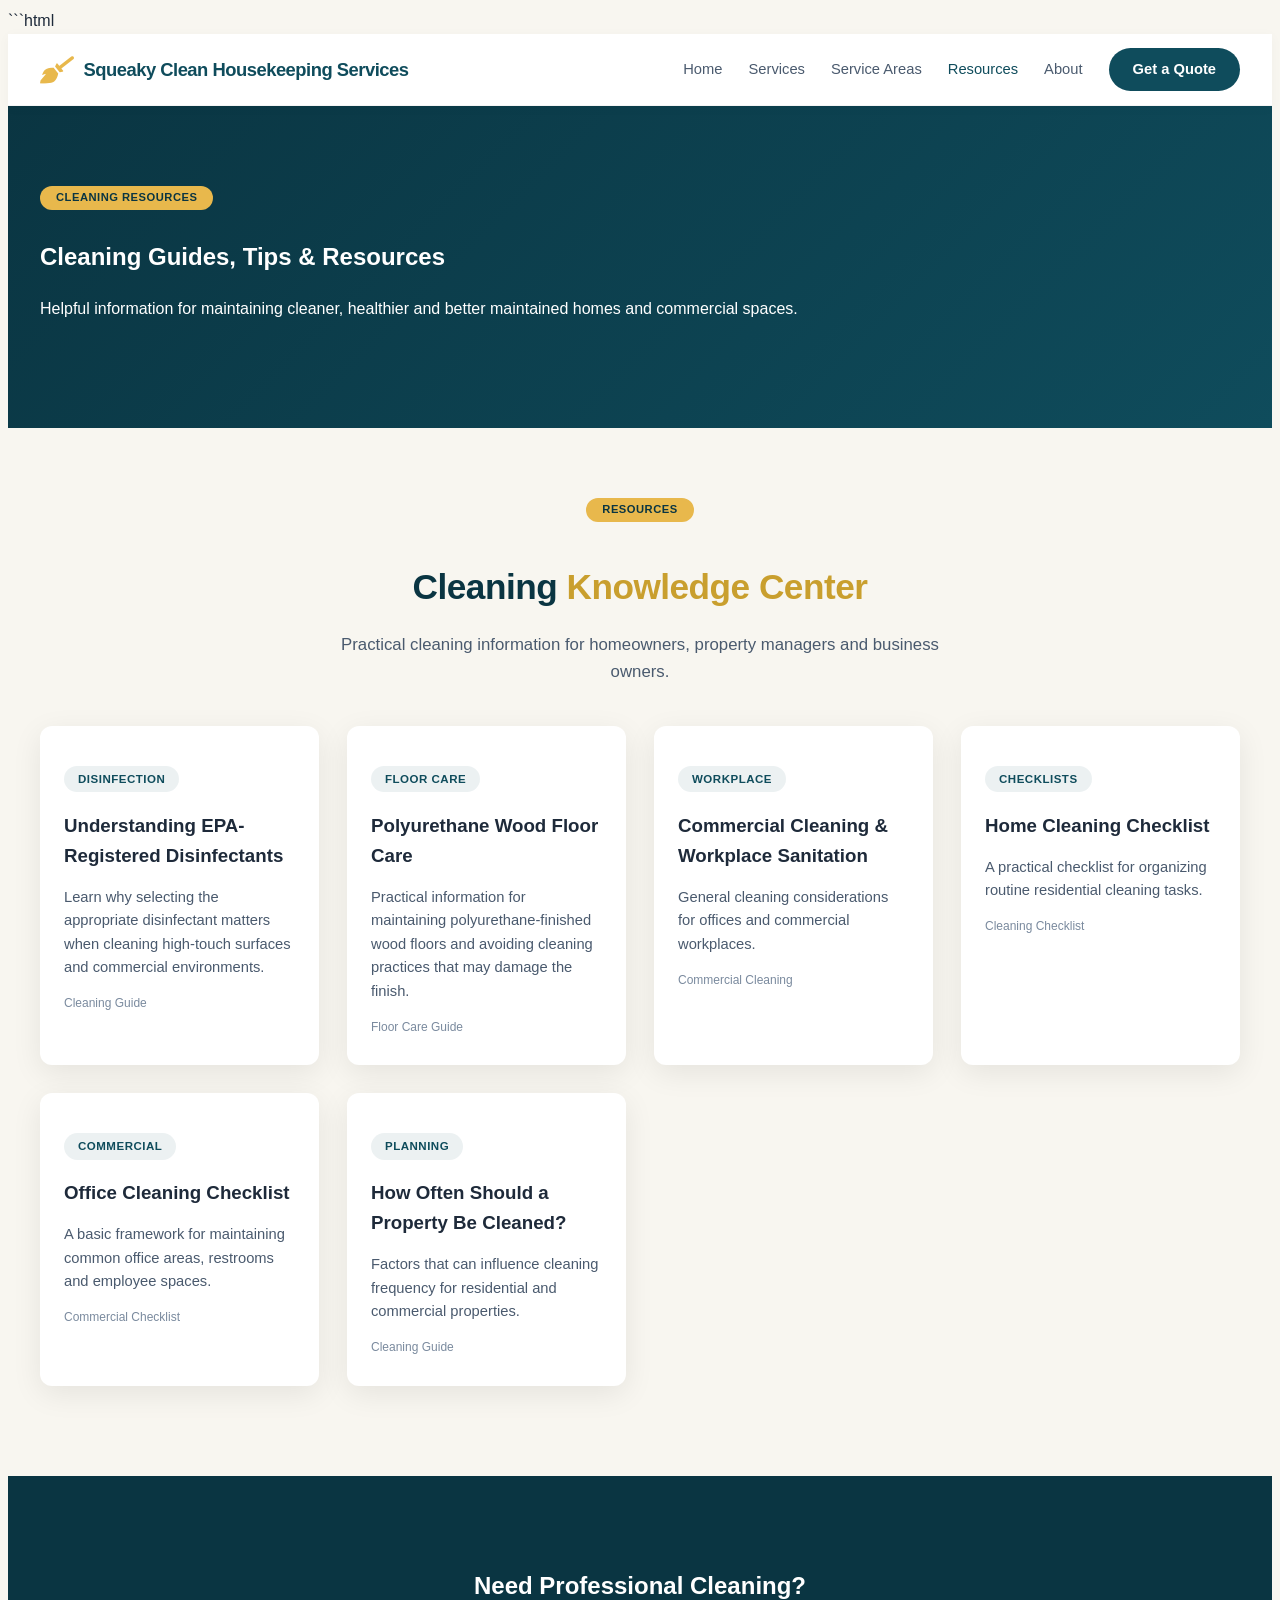
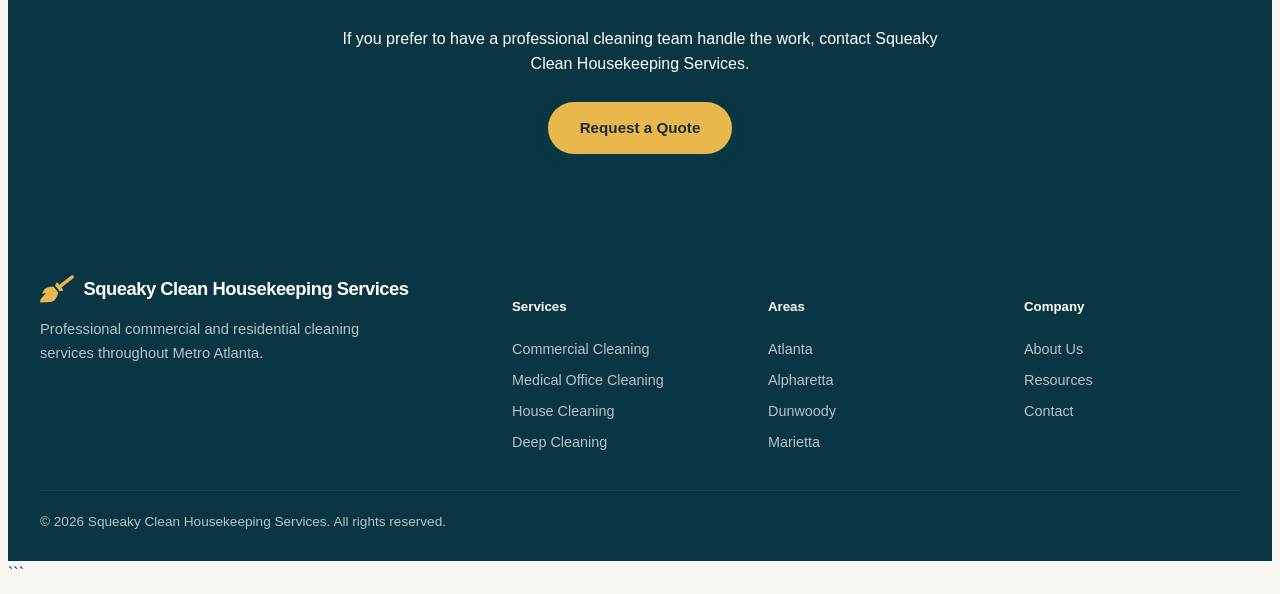
<file: resources/index.html>
```html
<!DOCTYPE html>
<html lang="en">
<head>

<meta charset="UTF-8">
<meta name="viewport" content="width=device-width,initial-scale=1.0">

<title>Cleaning Resources &amp; Guides | Squeaky Clean Housekeeping Services</title>

<meta name="description" content="Cleaning guides, checklists, floor care information, workplace sanitation resources and practical cleaning information from Squeaky Clean Housekeeping Services.">

<link rel="canonical" href="https://sqhsl.com/resources/">

<link rel="stylesheet" href="/assets/style.css">
<link rel="stylesheet" href="https://cdnjs.cloudflare.com/ajax/libs/font-awesome/6.0.0-beta3/css/all.min.css">

</head>

<body>

<header class="site-header">

<div class="container header-inner">

<a href="/" class="logo">
<i class="fas fa-broom"></i>
Squeaky Clean Housekeeping Services
</a>

<nav class="nav-desktop">

<a href="/">Home</a>
<a href="/services/">Services</a>
<a href="/service-areas/">Service Areas</a>
<a href="/resources/" class="active">Resources</a>
<a href="/about/">About</a>
<a href="/contact/" class="btn-nav">Get a Quote</a>

</nav>

<button class="menu-toggle" aria-label="Open navigation" onclick="document.querySelector('.nav-mobile').classList.toggle('open')">
<i class="fas fa-bars"></i>
</button>

<nav class="nav-mobile">

<a href="/">Home</a>
<a href="/services/">Services</a>
<a href="/service-areas/">Service Areas</a>
<a href="/resources/">Resources</a>
<a href="/about/">About</a>
<a href="/contact/" class="btn-nav-mobile">Get a Quote</a>

</nav>

</div>

</header>

<main>

<section class="hero">

<div class="container">

<span class="badge-label">Cleaning Resources</span>

<h1>
Cleaning Guides,
<span>Tips &amp; Resources</span>
</h1>

<p>
Helpful information for maintaining cleaner, healthier and better
maintained homes and commercial spaces.
</p>

</div>

</section>

<section class="page-section">

<div class="container">

<div class="text-center">

<span class="badge-label">Resources</span>

<h2 class="section-title">
Cleaning
<span>Knowledge Center</span>
</h2>

<p class="section-subtitle">
Practical cleaning information for homeowners, property managers and
business owners.
</p>

</div>

<div class="resources-grid">

<div class="resource-card">

<span class="badge">Disinfection</span>

<h3>
Understanding EPA-Registered Disinfectants
</h3>

<p>
Learn why selecting the appropriate disinfectant matters when cleaning
high-touch surfaces and commercial environments.
</p>

<div class="meta">
Cleaning Guide
</div>

</div>

<div class="resource-card">

<span class="badge">Floor Care</span>

<h3>
Polyurethane Wood Floor Care
</h3>

<p>
Practical information for maintaining polyurethane-finished wood floors
and avoiding cleaning practices that may damage the finish.
</p>

<div class="meta">
Floor Care Guide
</div>

</div>

<div class="resource-card">

<span class="badge">Workplace</span>

<h3>
Commercial Cleaning &amp; Workplace Sanitation
</h3>

<p>
General cleaning considerations for offices and commercial workplaces.
</p>

<div class="meta">
Commercial Cleaning
</div>

</div>

<div class="resource-card">

<span class="badge">Checklists</span>

<h3>
Home Cleaning Checklist
</h3>

<p>
A practical checklist for organizing routine residential cleaning tasks.
</p>

<div class="meta">
Cleaning Checklist
</div>

</div>

<div class="resource-card">

<span class="badge">Commercial</span>

<h3>
Office Cleaning Checklist
</h3>

<p>
A basic framework for maintaining common office areas, restrooms and
employee spaces.
</p>

<div class="meta">
Commercial Checklist
</div>

</div>

<div class="resource-card">

<span class="badge">Planning</span>

<h3>
How Often Should a Property Be Cleaned?
</h3>

<p>
Factors that can influence cleaning frequency for residential and
commercial properties.
</p>

<div class="meta">
Cleaning Guide
</div>

</div>

</div>

</div>

</section>

<section class="contact-section">

<div class="container text-center">

<h2>
Need Professional Cleaning?
</h2>

<p style="margin:15px auto 25px;max-width:600px;">
If you prefer to have a professional cleaning team handle the work,
contact Squeaky Clean Housekeeping Services.
</p>

<a href="/contact/" class="btn btn-accent">
Request a Quote
</a>

</div>

</section>

</main>

<footer class="site-footer">

<div class="container">

<div class="footer-grid">

<div class="footer-brand">

<a href="/" class="logo" style="color:#fff;">
<i class="fas fa-broom"></i>
Squeaky Clean Housekeeping Services
</a>

<p>
Professional commercial and residential cleaning services throughout
Metro Atlanta.
</p>

</div>

<div class="footer-col">

<h5>Services</h5>

<a href="/services/">Commercial Cleaning</a>
<a href="/services/">Medical Office Cleaning</a>
<a href="/services/">House Cleaning</a>
<a href="/services/">Deep Cleaning</a>

</div>

<div class="footer-col">

<h5>Areas</h5>

<a href="/service-areas/">Atlanta</a>
<a href="/service-areas/">Alpharetta</a>
<a href="/service-areas/">Dunwoody</a>
<a href="/service-areas/">Marietta</a>

</div>

<div class="footer-col">

<h5>Company</h5>

<a href="/about/">About Us</a>
<a href="/resources/">Resources</a>
<a href="/contact/">Contact</a>

</div>

</div>

<div class="footer-bottom">

<span>
© 2026 Squeaky Clean Housekeeping Services.
All rights reserved.
</span>

</div>

</div>

</footer>

</body>
</html>
```
</file>
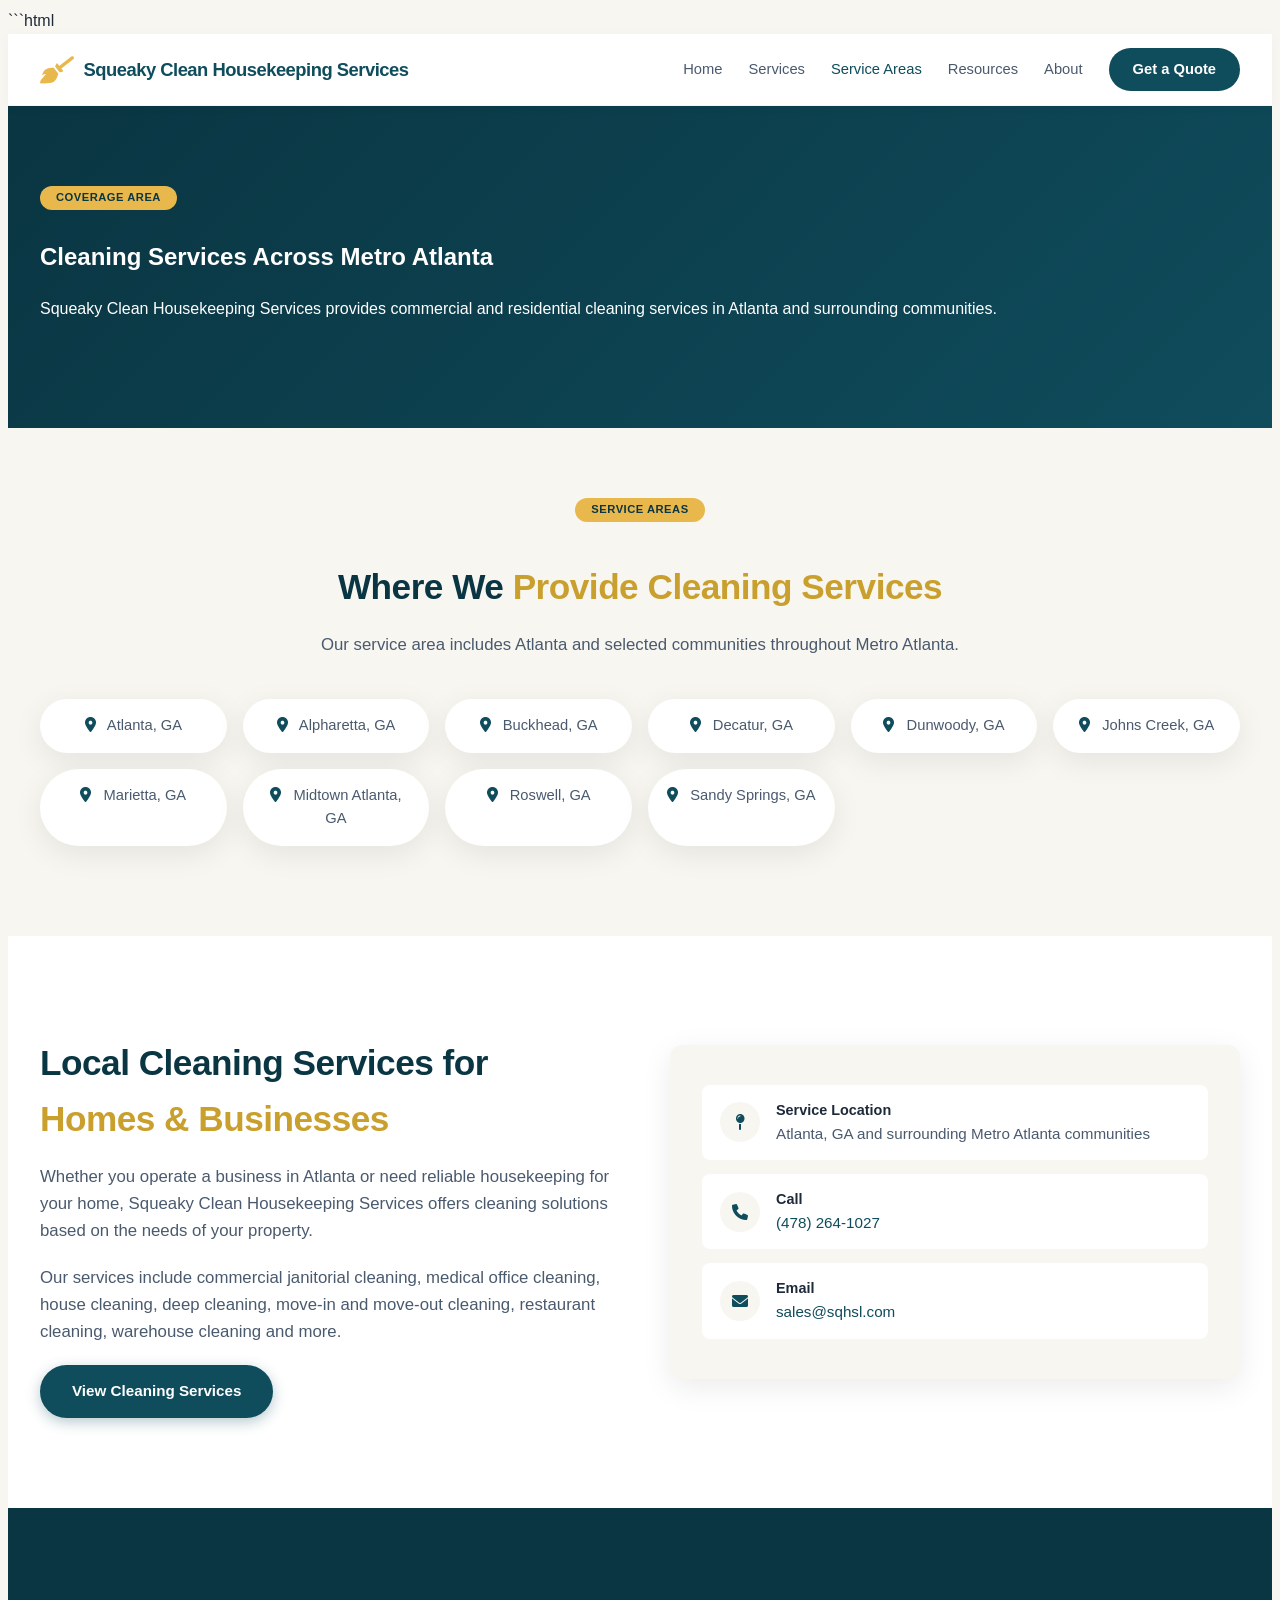
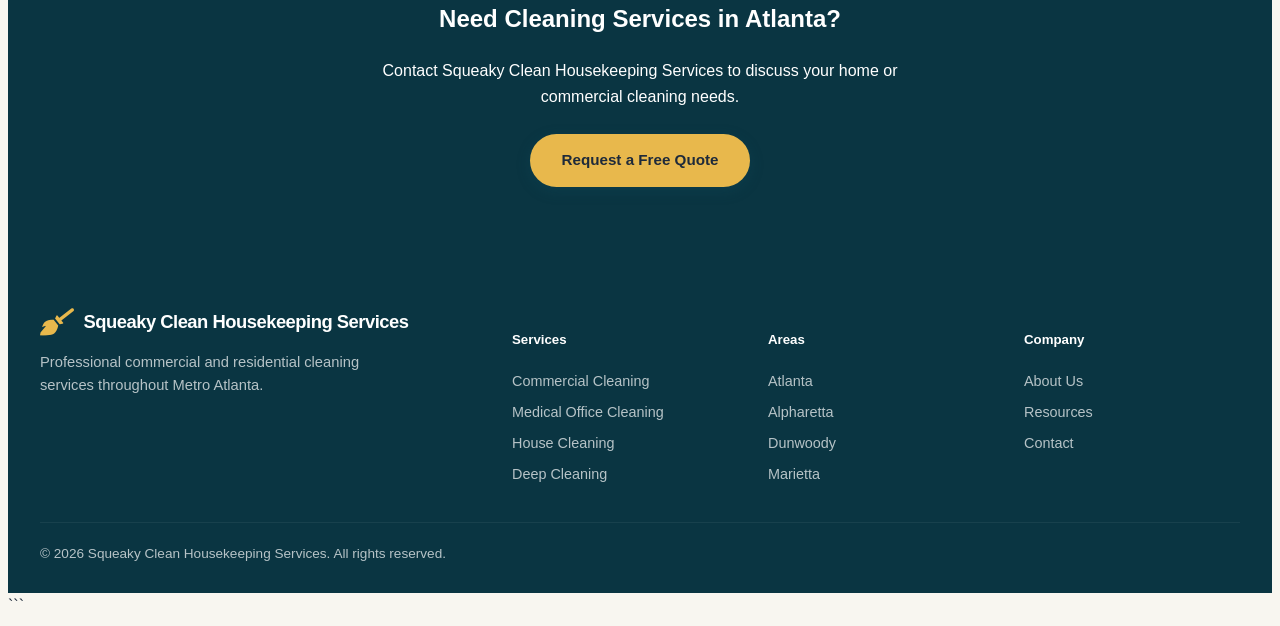
<file: service-areas/index.html>
```html
<!DOCTYPE html>
<html lang="en">
<head>
<meta charset="UTF-8">
<meta name="viewport" content="width=device-width,initial-scale=1.0">

<title>Service Areas | Squeaky Clean Housekeeping Services | Atlanta, GA</title>

<meta name="description" content="Squeaky Clean Housekeeping Services serves Atlanta and surrounding Metro Atlanta communities including Alpharetta, Buckhead, Decatur, Dunwoody, Johns Creek, Marietta, Roswell and Sandy Springs.">

<link rel="canonical" href="https://sqhsl.com/service-areas/">

<link rel="stylesheet" href="/assets/style.css">
<link rel="stylesheet" href="https://cdnjs.cloudflare.com/ajax/libs/font-awesome/6.0.0-beta3/css/all.min.css">
</head>

<body>

<header class="site-header">
<div class="container header-inner">

<a href="/" class="logo">
<i class="fas fa-broom"></i>
Squeaky Clean Housekeeping Services
</a>

<nav class="nav-desktop">
<a href="/">Home</a>
<a href="/services/">Services</a>
<a href="/service-areas/" class="active">Service Areas</a>
<a href="/resources/">Resources</a>
<a href="/about/">About</a>
<a href="/contact/" class="btn-nav">Get a Quote</a>
</nav>

<button class="menu-toggle" aria-label="Open navigation" onclick="document.querySelector('.nav-mobile').classList.toggle('open')">
<i class="fas fa-bars"></i>
</button>

<nav class="nav-mobile">
<a href="/">Home</a>
<a href="/services/">Services</a>
<a href="/service-areas/">Service Areas</a>
<a href="/resources/">Resources</a>
<a href="/about/">About</a>
<a href="/contact/" class="btn-nav-mobile">Get a Quote</a>
</nav>

</div>
</header>

<main>

<section class="hero">
<div class="container">

<span class="badge-label">Coverage Area</span>

<h1>
Cleaning Services Across
<span>Metro Atlanta</span>
</h1>

<p>
Squeaky Clean Housekeeping Services provides commercial and residential
cleaning services in Atlanta and surrounding communities.
</p>

</div>
</section>

<section class="page-section">
<div class="container">

<div class="text-center">

<span class="badge-label">Service Areas</span>

<h2 class="section-title">
Where We
<span>Provide Cleaning Services</span>
</h2>

<p class="section-subtitle">
Our service area includes Atlanta and selected communities throughout
Metro Atlanta.
</p>

</div>

<div class="areas-grid">

<div class="area-tag">
<i class="fas fa-location-dot"></i>
Atlanta, GA
</div>

<div class="area-tag">
<i class="fas fa-location-dot"></i>
Alpharetta, GA
</div>

<div class="area-tag">
<i class="fas fa-location-dot"></i>
Buckhead, GA
</div>

<div class="area-tag">
<i class="fas fa-location-dot"></i>
Decatur, GA
</div>

<div class="area-tag">
<i class="fas fa-location-dot"></i>
Dunwoody, GA
</div>

<div class="area-tag">
<i class="fas fa-location-dot"></i>
Johns Creek, GA
</div>

<div class="area-tag">
<i class="fas fa-location-dot"></i>
Marietta, GA
</div>

<div class="area-tag">
<i class="fas fa-location-dot"></i>
Midtown Atlanta, GA
</div>

<div class="area-tag">
<i class="fas fa-location-dot"></i>
Roswell, GA
</div>

<div class="area-tag">
<i class="fas fa-location-dot"></i>
Sandy Springs, GA
</div>

</div>

</div>
</section>

<section class="page-section" style="background:#fff;">

<div class="container">

<div class="about-grid">

<div class="about-text">

<h2 class="section-title">
Local Cleaning Services for
<span>Homes &amp; Businesses</span>
</h2>

<p>
Whether you operate a business in Atlanta or need reliable housekeeping
for your home, Squeaky Clean Housekeeping Services offers cleaning
solutions based on the needs of your property.
</p>

<p>
Our services include commercial janitorial cleaning, medical office
cleaning, house cleaning, deep cleaning, move-in and move-out cleaning,
restaurant cleaning, warehouse cleaning and more.
</p>

<a href="/services/" class="btn">
View Cleaning Services
</a>

</div>

<div class="info-box">

<div class="info-row">
<i class="fas fa-map-pin"></i>
<div>
<div class="label">Service Location</div>
<div class="value">Atlanta, GA and surrounding Metro Atlanta communities</div>
</div>
</div>

<div class="info-row">
<i class="fas fa-phone"></i>
<div>
<div class="label">Call</div>
<div class="value">
<a href="tel:+14782641027" style="color:var(--primary);">
(478) 264-1027
</a>
</div>
</div>
</div>

<div class="info-row">
<i class="fas fa-envelope"></i>
<div>
<div class="label">Email</div>
<div class="value">
<a href="mailto:sales@sqhsl.com" style="color:var(--primary);">
sales@sqhsl.com
</a>
</div>
</div>
</div>

</div>

</div>

</div>

</section>

<section class="contact-section">

<div class="container text-center">

<h2>Need Cleaning Services in Atlanta?</h2>

<p style="margin:15px auto 25px;max-width:600px;">
Contact Squeaky Clean Housekeeping Services to discuss your home or
commercial cleaning needs.
</p>

<a href="/contact/" class="btn btn-accent">
Request a Free Quote
</a>

</div>

</section>

</main>

<footer class="site-footer">

<div class="container">

<div class="footer-grid">

<div class="footer-brand">
<a href="/" class="logo" style="color:#fff;">
<i class="fas fa-broom"></i>
Squeaky Clean Housekeeping Services
</a>
<p>
Professional commercial and residential cleaning services throughout
Metro Atlanta.
</p>
</div>

<div class="footer-col">
<h5>Services</h5>
<a href="/services/">Commercial Cleaning</a>
<a href="/services/">Medical Office Cleaning</a>
<a href="/services/">House Cleaning</a>
<a href="/services/">Deep Cleaning</a>
</div>

<div class="footer-col">
<h5>Areas</h5>
<a href="/service-areas/">Atlanta</a>
<a href="/service-areas/">Alpharetta</a>
<a href="/service-areas/">Dunwoody</a>
<a href="/service-areas/">Marietta</a>
</div>

<div class="footer-col">
<h5>Company</h5>
<a href="/about/">About Us</a>
<a href="/resources/">Resources</a>
<a href="/contact/">Contact</a>
</div>

</div>

<div class="footer-bottom">
<span>© 2026 Squeaky Clean Housekeeping Services. All rights reserved.</span>
</div>

</div>

</footer>

</body>
</html>
```
</file>
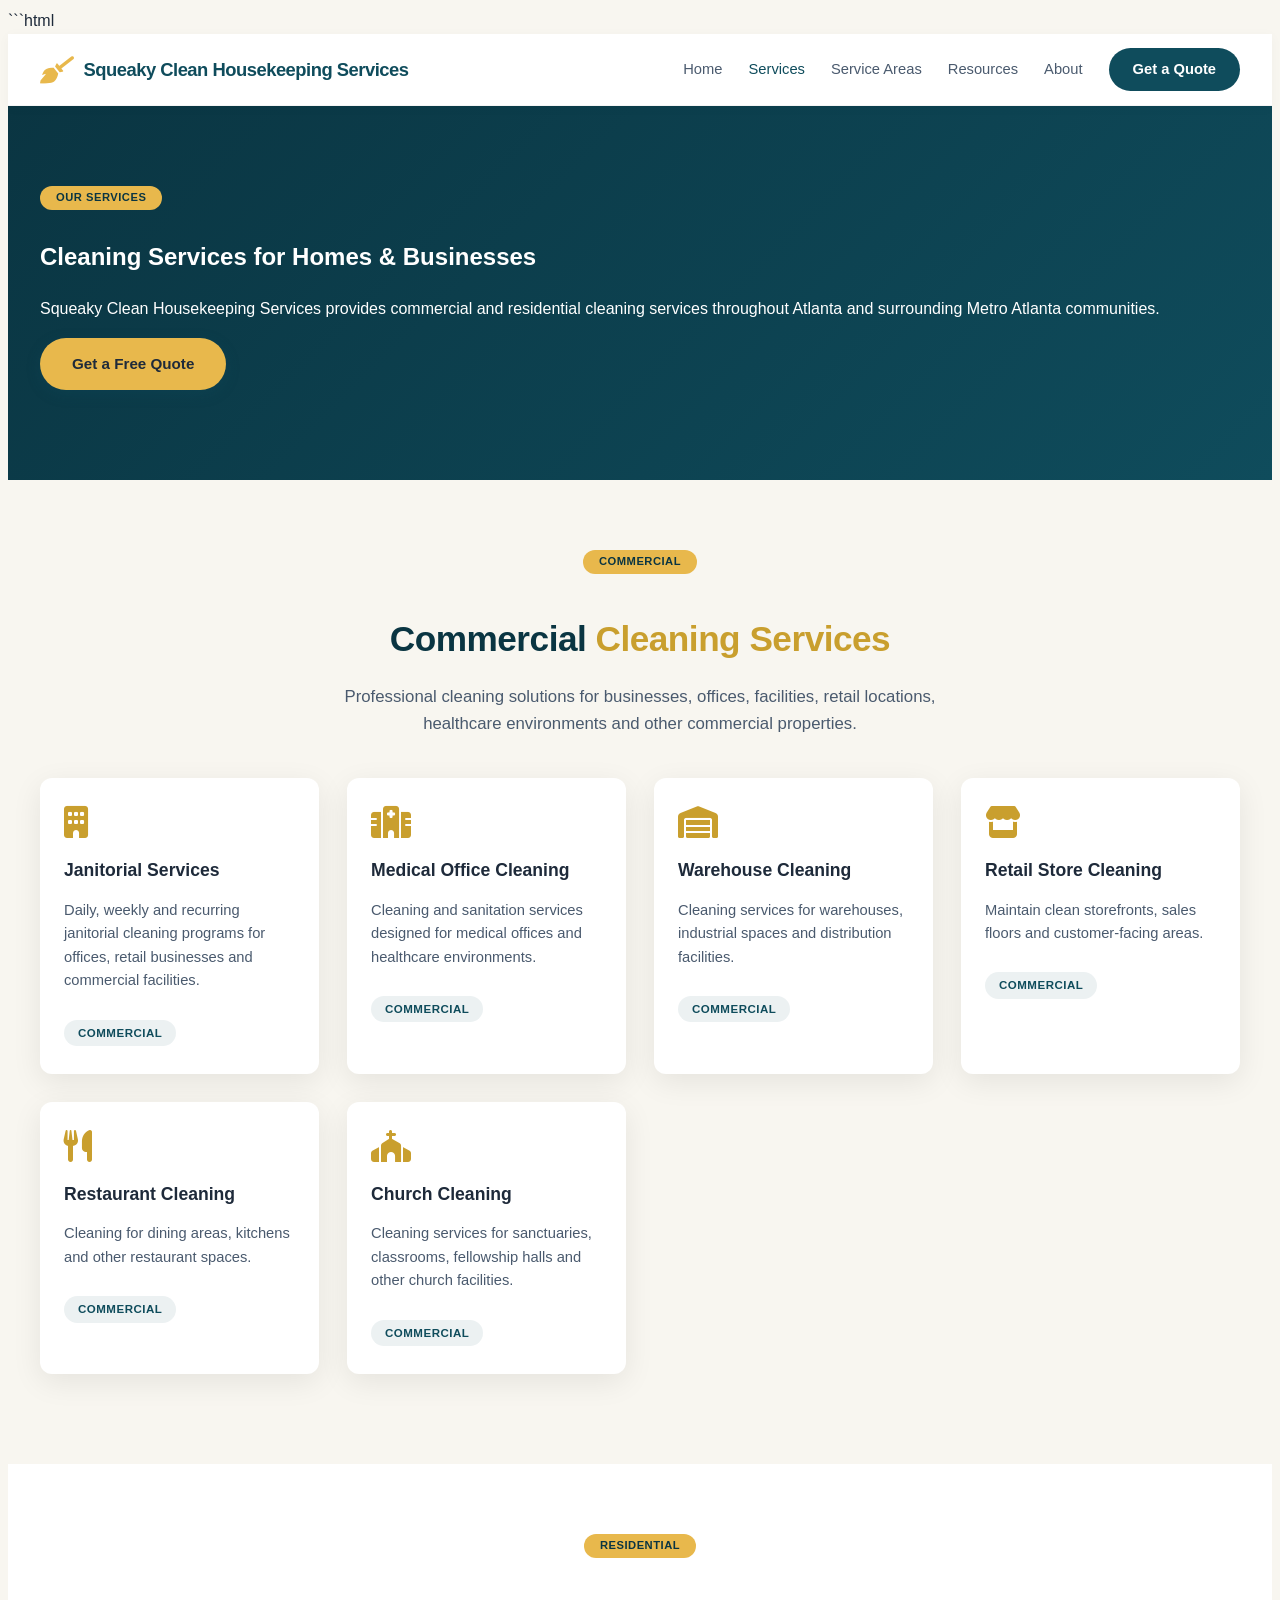
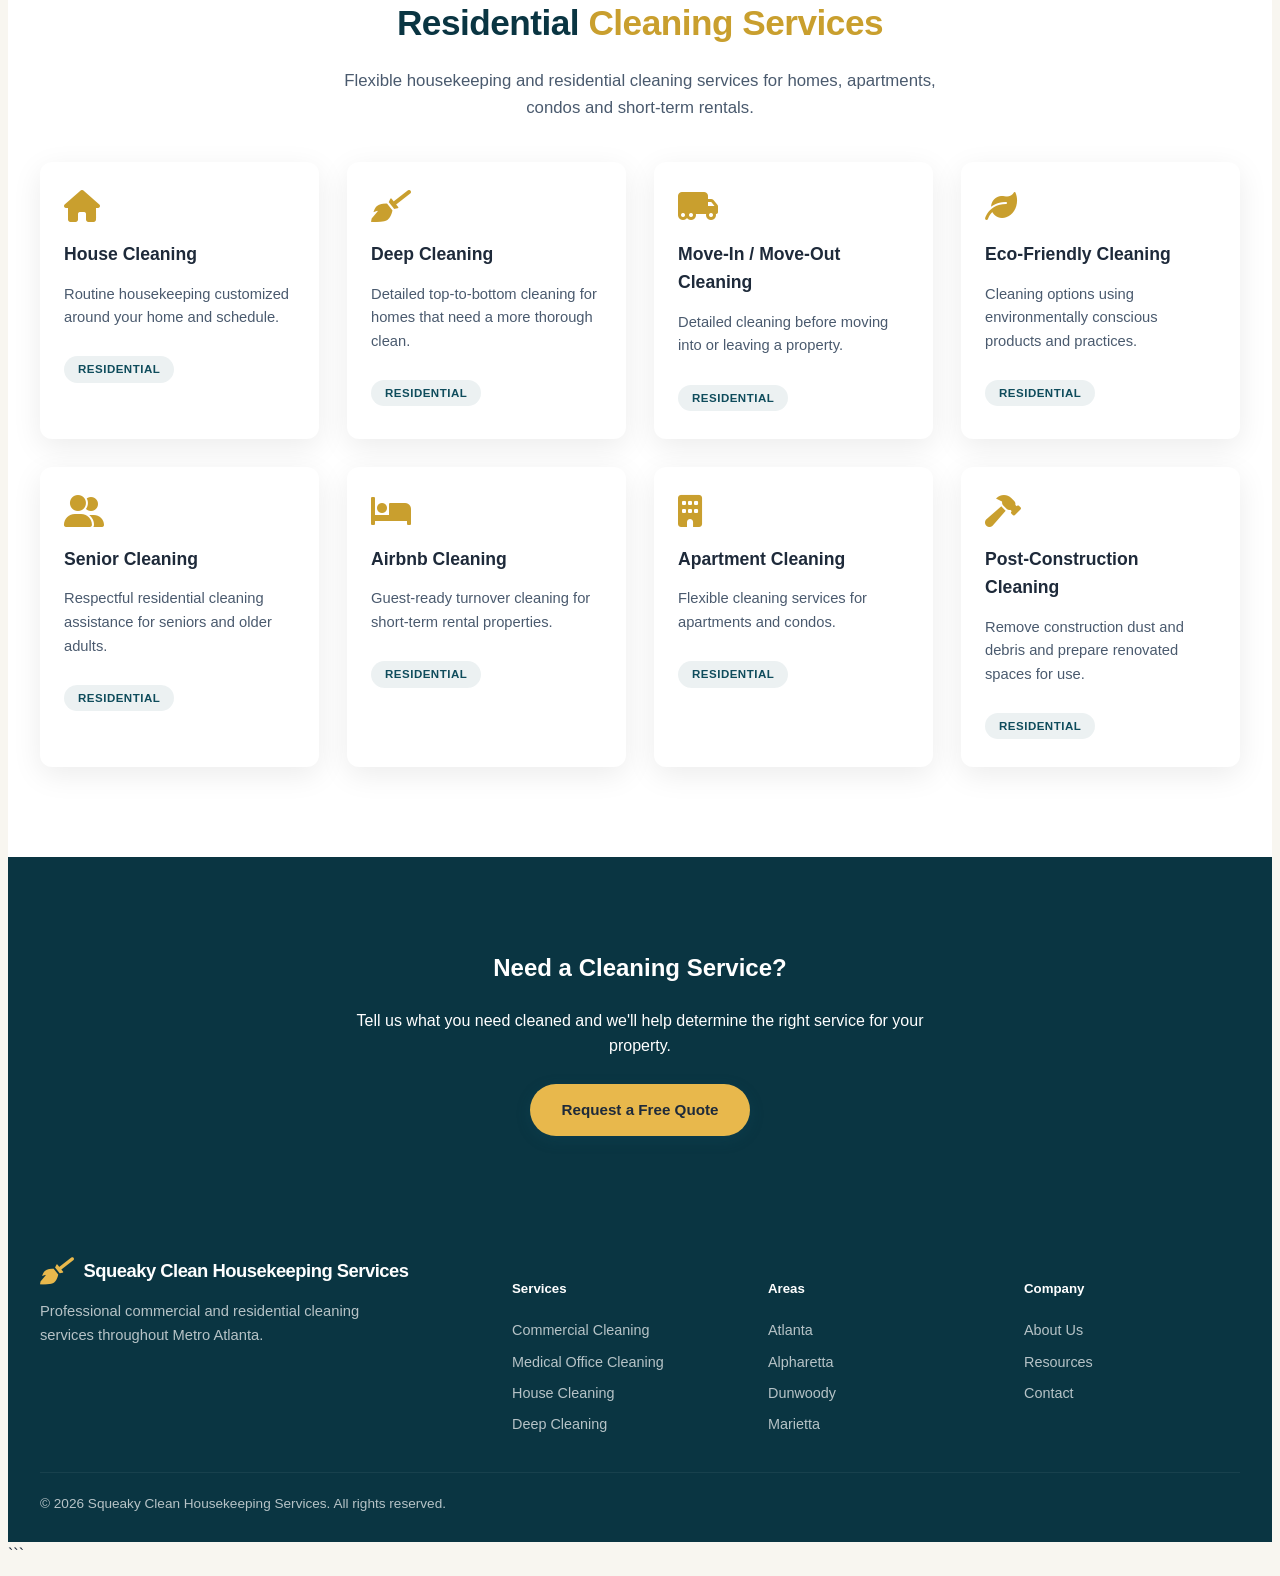
<file: services/index.html>
```html
<!DOCTYPE html>
<html lang="en">
<head>
<meta charset="UTF-8">
<meta name="viewport" content="width=device-width,initial-scale=1.0">

<title>Cleaning Services in Atlanta, GA | Squeaky Clean Housekeeping Services</title>

<meta name="description" content="Explore commercial and residential cleaning services from Squeaky Clean Housekeeping Services in Atlanta, GA, including janitorial, medical office, house, deep, restaurant, warehouse and move-in cleaning.">

<link rel="canonical" href="https://sqhsl.com/services/">

<link rel="stylesheet" href="/assets/style.css">
<link rel="stylesheet" href="https://cdnjs.cloudflare.com/ajax/libs/font-awesome/6.0.0-beta3/css/all.min.css">
</head>

<body>

<header class="site-header">
<div class="container header-inner">

<a href="/" class="logo">
<i class="fas fa-broom"></i>
Squeaky Clean Housekeeping Services
</a>

<nav class="nav-desktop">
<a href="/">Home</a>
<a href="/services/" class="active">Services</a>
<a href="/service-areas/">Service Areas</a>
<a href="/resources/">Resources</a>
<a href="/about/">About</a>
<a href="/contact/" class="btn-nav">Get a Quote</a>
</nav>

<button class="menu-toggle" aria-label="Open navigation" onclick="document.querySelector('.nav-mobile').classList.toggle('open')">
<i class="fas fa-bars"></i>
</button>

<nav class="nav-mobile">
<a href="/">Home</a>
<a href="/services/">Services</a>
<a href="/service-areas/">Service Areas</a>
<a href="/resources/">Resources</a>
<a href="/about/">About</a>
<a href="/contact/" class="btn-nav-mobile">Get a Quote</a>
</nav>

</div>
</header>

<main>

<section class="hero">
<div class="container">

<span class="badge-label">Our Services</span>

<h1>
Cleaning Services for
<span>Homes &amp; Businesses</span>
</h1>

<p>
Squeaky Clean Housekeeping Services provides commercial and residential
cleaning services throughout Atlanta and surrounding Metro Atlanta communities.
</p>

<a href="/contact/" class="btn btn-accent">
Get a Free Quote
</a>

</div>
</section>

<section class="page-section">
<div class="container">

<div class="text-center">

<span class="badge-label">Commercial</span>

<h2 class="section-title">
Commercial
<span>Cleaning Services</span>
</h2>

<p class="section-subtitle">
Professional cleaning solutions for businesses, offices, facilities,
retail locations, healthcare environments and other commercial properties.
</p>

</div>

<div class="services-grid">

<div class="service-card">
<div class="icon"><i class="fas fa-building"></i></div>
<h3>Janitorial Services</h3>
<p>
Daily, weekly and recurring janitorial cleaning programs for offices,
retail businesses and commercial facilities.
</p>
<span class="tag">Commercial</span>
</div>

<div class="service-card">
<div class="icon"><i class="fas fa-hospital"></i></div>
<h3>Medical Office Cleaning</h3>
<p>
Cleaning and sanitation services designed for medical offices and
healthcare environments.
</p>
<span class="tag">Commercial</span>
</div>

<div class="service-card">
<div class="icon"><i class="fas fa-warehouse"></i></div>
<h3>Warehouse Cleaning</h3>
<p>
Cleaning services for warehouses, industrial spaces and distribution
facilities.
</p>
<span class="tag">Commercial</span>
</div>

<div class="service-card">
<div class="icon"><i class="fas fa-store"></i></div>
<h3>Retail Store Cleaning</h3>
<p>
Maintain clean storefronts, sales floors and customer-facing areas.
</p>
<span class="tag">Commercial</span>
</div>

<div class="service-card">
<div class="icon"><i class="fas fa-utensils"></i></div>
<h3>Restaurant Cleaning</h3>
<p>
Cleaning for dining areas, kitchens and other restaurant spaces.
</p>
<span class="tag">Commercial</span>
</div>

<div class="service-card">
<div class="icon"><i class="fas fa-church"></i></div>
<h3>Church Cleaning</h3>
<p>
Cleaning services for sanctuaries, classrooms, fellowship halls and
other church facilities.
</p>
<span class="tag">Commercial</span>
</div>

</div>

</div>
</section>

<section class="page-section" style="background:#fff;">
<div class="container">

<div class="text-center">

<span class="badge-label">Residential</span>

<h2 class="section-title">
Residential
<span>Cleaning Services</span>
</h2>

<p class="section-subtitle">
Flexible housekeeping and residential cleaning services for homes,
apartments, condos and short-term rentals.
</p>

</div>

<div class="services-grid">

<div class="service-card">
<div class="icon"><i class="fas fa-home"></i></div>
<h3>House Cleaning</h3>
<p>
Routine housekeeping customized around your home and schedule.
</p>
<span class="tag">Residential</span>
</div>

<div class="service-card">
<div class="icon"><i class="fas fa-broom"></i></div>
<h3>Deep Cleaning</h3>
<p>
Detailed top-to-bottom cleaning for homes that need a more thorough clean.
</p>
<span class="tag">Residential</span>
</div>

<div class="service-card">
<div class="icon"><i class="fas fa-truck-moving"></i></div>
<h3>Move-In / Move-Out Cleaning</h3>
<p>
Detailed cleaning before moving into or leaving a property.
</p>
<span class="tag">Residential</span>
</div>

<div class="service-card">
<div class="icon"><i class="fas fa-leaf"></i></div>
<h3>Eco-Friendly Cleaning</h3>
<p>
Cleaning options using environmentally conscious products and practices.
</p>
<span class="tag">Residential</span>
</div>

<div class="service-card">
<div class="icon"><i class="fas fa-user-friends"></i></div>
<h3>Senior Cleaning</h3>
<p>
Respectful residential cleaning assistance for seniors and older adults.
</p>
<span class="tag">Residential</span>
</div>

<div class="service-card">
<div class="icon"><i class="fas fa-bed"></i></div>
<h3>Airbnb Cleaning</h3>
<p>
Guest-ready turnover cleaning for short-term rental properties.
</p>
<span class="tag">Residential</span>
</div>

<div class="service-card">
<div class="icon"><i class="fas fa-building"></i></div>
<h3>Apartment Cleaning</h3>
<p>
Flexible cleaning services for apartments and condos.
</p>
<span class="tag">Residential</span>
</div>

<div class="service-card">
<div class="icon"><i class="fas fa-hammer"></i></div>
<h3>Post-Construction Cleaning</h3>
<p>
Remove construction dust and debris and prepare renovated spaces for use.
</p>
<span class="tag">Residential</span>
</div>

</div>

</div>
</section>

<section class="contact-section">
<div class="container text-center">

<h2>
Need a Cleaning Service?
</h2>

<p style="margin:15px auto 25px;max-width:600px;">
Tell us what you need cleaned and we'll help determine the right service
for your property.
</p>

<a href="/contact/" class="btn btn-accent">
Request a Free Quote
</a>

</div>
</section>

</main>

<footer class="site-footer">
<div class="container">

<div class="footer-grid">

<div class="footer-brand">
<a href="/" class="logo" style="color:#fff;">
<i class="fas fa-broom"></i>
Squeaky Clean Housekeeping Services
</a>
<p>
Professional commercial and residential cleaning services throughout
Metro Atlanta.
</p>
</div>

<div class="footer-col">
<h5>Services</h5>
<a href="/services/">Commercial Cleaning</a>
<a href="/services/">Medical Office Cleaning</a>
<a href="/services/">House Cleaning</a>
<a href="/services/">Deep Cleaning</a>
</div>

<div class="footer-col">
<h5>Areas</h5>
<a href="/service-areas/">Atlanta</a>
<a href="/service-areas/">Alpharetta</a>
<a href="/service-areas/">Dunwoody</a>
<a href="/service-areas/">Marietta</a>
</div>

<div class="footer-col">
<h5>Company</h5>
<a href="/about/">About Us</a>
<a href="/resources/">Resources</a>
<a href="/contact/">Contact</a>
</div>

</div>

<div class="footer-bottom">
<span>© 2026 Squeaky Clean Housekeeping Services. All rights reserved.</span>
</div>

</div>
</footer>

</body>
</html>
```
</file>
<file: assets/style.css>
```css
*,
*::before,
*::after {
    margin: 0;
    padding: 0;
    box-sizing: border-box;
}

:root {
    --primary: #0f4c5c;
    --primary-light: #1a6b7e;
    --primary-dark: #0a3542;
    --accent: #e8b84c;
    --accent-light: #f5d88a;
    --accent-dark: #c99f2e;
    --bg-light: #f8f6f0;
    --bg-white: #ffffff;
    --text-dark: #1e2a3a;
    --text-muted: #4a5a6e;
    --text-light: #7a8a9e;
    --shadow: 0 8px 30px rgba(0,0,0,.08);
    --shadow-hover: 0 16px 48px rgba(0,0,0,.14);
    --radius: 12px;
    --transition: .25s ease;
    --max-width: 1200px;
}

html {
    scroll-behavior: smooth;
}

body {
    font-family: Arial, Helvetica, sans-serif;
    background: var(--bg-light);
    color: var(--text-dark);
    line-height: 1.6;
    -webkit-font-smoothing: antialiased;
}

a {
    text-decoration: none;
    color: inherit;
}

ul {
    list-style: none;
}

img {
    max-width: 100%;
    display: block;
}

.container {
    max-width: var(--max-width);
    margin: 0 auto;
    padding: 0 24px;
}

/* Buttons */

.btn {
    display: inline-flex;
    align-items: center;
    justify-content: center;
    gap: 8px;
    padding: 14px 32px;
    font-weight: 600;
    font-size: .95rem;
    border: none;
    border-radius: 50px;
    cursor: pointer;
    transition: var(--transition);
    text-align: center;
    background: var(--primary);
    color: #fff;
    box-shadow: 0 4px 14px rgba(15,76,92,.3);
}

.btn:hover {
    background: var(--primary-dark);
    transform: translateY(-2px);
}

.btn-accent {
    background: var(--accent);
    color: var(--text-dark);
}

.btn-accent:hover {
    background: var(--accent-dark);
    color: #fff;
}

.btn-outline {
    background: transparent;
    color: var(--primary);
    border: 2px solid var(--primary);
    box-shadow: none;
}

.btn-outline:hover {
    background: var(--primary);
    color: #fff;
}

/* Header */

.site-header {
    background: var(--bg-white);
    border-bottom: 1px solid rgba(0,0,0,.04);
    position: sticky;
    top: 0;
    z-index: 100;
    box-shadow: 0 2px 12px rgba(0,0,0,.03);
}

.header-inner {
    display: flex;
    align-items: center;
    justify-content: space-between;
    padding: 14px 0;
    gap: 20px;
}

.logo {
    display: flex;
    align-items: center;
    gap: 10px;
    font-weight: 800;
    font-size: 1.15rem;
    color: var(--primary);
    letter-spacing: -.5px;
}

.logo i {
    font-size: 1.7rem;
    color: var(--accent);
}

.logo span {
    color: var(--accent-dark);
}

.nav-desktop {
    display: flex;
    align-items: center;
    gap: 26px;
    font-weight: 500;
    font-size: .92rem;
}

.nav-desktop a {
    color: var(--text-muted);
    transition: var(--transition);
}

.nav-desktop a:hover,
.nav-desktop a.active {
    color: var(--primary);
}

.nav-desktop .btn-nav {
    padding: 10px 24px;
    background: var(--primary);
    color: #fff;
    border-radius: 50px;
    font-weight: 600;
}

.menu-toggle {
    display: none;
    font-size: 1.6rem;
    background: none;
    border: none;
    color: var(--primary);
    cursor: pointer;
}

.nav-mobile {
    display: none;
    width: 100%;
    flex-direction: column;
    gap: 8px;
    padding: 16px 0 24px;
    border-top: 1px solid rgba(0,0,0,.05);
}

.nav-mobile a {
    padding: 10px 12px;
    border-radius: 8px;
    color: var(--text-muted);
}

.nav-mobile .btn-nav-mobile {
    background: var(--primary);
    color: #fff;
    text-align: center;
    border-radius: 50px;
}

/* Hero */

.hero {
    background: linear-gradient(135deg,var(--primary-dark),var(--primary));
    color: #fff;
    padding: 80px 0 90px;
    position: relative;
    overflow: hidden;
}

.hero-grid {
    display: grid;
    grid-template-columns: 1fr 1fr;
    gap: 60px;
    align-items: center;
}

.hero-content h1 {
    font-size: 3.2rem;
    font-weight: 800;
    line-height: 1.15;
    letter-spacing: -1px;
    margin-bottom: 20px;
}

.hero-content h1 span {
    color: var(--accent);
}

.hero-content p {
    font-size: 1.15rem;
    opacity: .88;
    max-width: 560px;
    margin-bottom: 32px;
}

.hero-buttons {
    display: flex;
    flex-wrap: wrap;
    gap: 16px;
}

.hero-stats {
    display: grid;
    grid-template-columns: repeat(3,1fr);
    gap: 20px;
    background: rgba(255,255,255,.06);
    padding: 28px 24px;
    border-radius: var(--radius);
    border: 1px solid rgba(255,255,255,.08);
}

.stat {
    text-align: center;
}

.stat-number {
    font-size: 2rem;
    font-weight: 800;
    color: var(--accent);
    display: block;
}

.stat-label {
    font-size: .85rem;
    opacity: .7;
}

/* Sections */

.page-section {
    padding: 70px 0 90px;
}

.section-title {
    font-size: 2.2rem;
    font-weight: 700;
    letter-spacing: -.5px;
    margin-bottom: 12px;
    color: var(--primary-dark);
}

.section-title span {
    color: var(--accent-dark);
}

.section-subtitle {
    font-size: 1.05rem;
    color: var(--text-muted);
    max-width: 650px;
    margin-bottom: 40px;
}

.text-center {
    text-align: center;
}

.text-center .section-subtitle {
    margin-left: auto;
    margin-right: auto;
}

.badge-label {
    background: var(--accent);
    padding: 3px 16px;
    border-radius: 50px;
    font-size: .7rem;
    font-weight: 600;
    text-transform: uppercase;
    letter-spacing: .5px;
    color: var(--primary-dark);
    display: inline-block;
    margin-bottom: 8px;
}

/* About */

.about-grid {
    display: grid;
    grid-template-columns: 1fr 1fr;
    gap: 60px;
    align-items: center;
}

.about-text p {
    color: var(--text-muted);
    font-size: 1.05rem;
    margin-bottom: 20px;
}

.highlight-box {
    background: var(--bg-light);
    padding: 24px 28px;
    border-radius: var(--radius);
    border-left: 5px solid var(--accent);
    margin-top: 24px;
}

.highlight-box p {
    margin: 0;
    font-weight: 500;
    color: var(--text-dark);
}

.info-box {
    background: var(--bg-light);
    border-radius: var(--radius);
    padding: 40px 32px;
    box-shadow: var(--shadow);
}

.info-row {
    display: flex;
    align-items: center;
    gap: 16px;
    padding: 14px 18px;
    background: #fff;
    border-radius: 8px;
    margin-bottom: 14px;
}

.info-row:last-child {
    margin-bottom: 0;
}

.info-row i {
    width: 40px;
    height: 40px;
    display: flex;
    align-items: center;
    justify-content: center;
    background: var(--bg-light);
    border-radius: 50%;
    color: var(--primary);
    flex-shrink: 0;
}

.info-row .label {
    font-weight: 600;
    font-size: .9rem;
}

.info-row .value {
    font-size: .95rem;
    color: var(--text-muted);
}

/* Cards */

.services-grid,
.resources-grid {
    display: grid;
    grid-template-columns: repeat(auto-fit,minmax(260px,1fr));
    gap: 28px;
}

.service-card,
.resource-card {
    background: #fff;
    padding: 28px 24px;
    border-radius: var(--radius);
    box-shadow: var(--shadow);
    transition: var(--transition);
}

.service-card:hover,
.resource-card:hover {
    transform: translateY(-5px);
    box-shadow: var(--shadow-hover);
}

.service-card .icon {
    font-size: 2rem;
    color: var(--accent-dark);
    margin-bottom: 14px;
}

.service-card h3 {
    font-size: 1.1rem;
    margin-bottom: 8px;
}

.service-card p,
.resource-card p {
    color: var(--text-muted);
    font-size: .92rem;
}

.tag,
.badge {
    display: inline-block;
    margin-top: 12px;
    font-size: .72rem;
    font-weight: 600;
    text-transform: uppercase;
    letter-spacing: .5px;
    color: var(--primary);
    background: rgba(15,76,92,.08);
    padding: 4px 14px;
    border-radius: 50px;
}

.resource-card h3,
.resource-card h4 {
    margin-bottom: 8px;
}

.resource-card .meta {
    margin-top: 14px;
    font-size: .75rem;
    color: var(--text-light);
}

/* Areas */

.areas-grid {
    display: grid;
    grid-template-columns: repeat(auto-fit,minmax(180px,1fr));
    gap: 16px;
}

.area-tag {
    background: #fff;
    padding: 15px 18px;
    border-radius: 50px;
    font-weight: 500;
    font-size: .92rem;
    text-align: center;
    color: var(--text-muted);
    box-shadow: var(--shadow);
}

.area-tag i {
    margin-right: 8px;
    color: var(--primary);
}

/* Contact */

.contact-section {
    background: var(--primary-dark);
    color: #fff;
    padding: 72px 0 80px;
}

.contact-grid {
    display: grid;
    grid-template-columns: 1fr 1fr;
    gap: 60px;
}

.contact-info h2 {
    font-size: 2.2rem;
    margin-bottom: 12px;
}

.contact-info h2 span {
    color: var(--accent);
}

.contact-info > p {
    opacity: .8;
    margin-bottom: 32px;
}

.contact-detail {
    display: flex;
    align-items: flex-start;
    gap: 16px;
    margin-bottom: 18px;
}

.contact-detail i {
    width: 44px;
    height: 44px;
    background: rgba(255,255,255,.08);
    border-radius: 50%;
    display: flex;
    align-items: center;
    justify-content: center;
    color: var(--accent);
    flex-shrink: 0;
}

.contact-detail .label {
    font-size: .8rem;
    opacity: .6;
    text-transform: uppercase;
}

.contact-detail .value {
    font-size: 1.05rem;
}

.contact-detail a {
    color: #fff;
}

.contact-hours {
    background: rgba(255,255,255,.06);
    padding: 24px 28px;
    border-radius: var(--radius);
    margin-top: 20px;
}

.contact-hours h4 {
    color: var(--accent);
    margin-bottom: 10px;
}

.hour-row {
    display: flex;
    justify-content: space-between;
    padding: 4px 0;
}

.closed {
    color: var(--accent);
}

.contact-form {
    background: #fff;
    padding: 36px 32px;
    border-radius: var(--radius);
    color: var(--text-dark);
}

.contact-form h3 {
    color: var(--primary-dark);
    font-size: 1.4rem;
    margin-bottom: 6px;
}

.contact-form p {
    color: var(--text-muted);
    margin-bottom: 24px;
}

.contact-form label {
    font-weight: 600;
    font-size: .85rem;
    display: block;
    margin-bottom: 4px;
}

.contact-form input,
.contact-form textarea {
    width: 100%;
    padding: 12px 16px;
    border: 1px solid #e0e4e8;
    border-radius: 8px;
    font: inherit;
    margin-bottom: 16px;
    background: var(--bg-light);
}

.contact-form textarea {
    min-height: 120px;
    resize: vertical;
}

.contact-form .btn {
    width: 100%;
}

/* Footer */

.site-footer {
    background: var(--primary-dark);
    color: rgba(255,255,255,.7);
    padding: 40px 0 28px;
}

.footer-grid {
    display: grid;
    grid-template-columns: 2fr 1fr 1fr 1fr;
    gap: 40px;
    margin-bottom: 32px;
}

.footer-brand p {
    max-width: 330px;
    font-size: .92rem;
}

.footer-col h5 {
    color: #fff;
    margin-bottom: 16px;
}

.footer-col a {
    display: block;
    padding: 4px 0;
    font-size: .9rem;
}

.footer-col a:hover {
    color: var(--accent);
}

.footer-bottom {
    border-top: 1px solid rgba(255,255,255,.06);
    padding-top: 20px;
    display: flex;
    justify-content: space-between;
    align-items: center;
    gap: 12px;
    font-size: .85rem;
}

.footer-socials {
    display: flex;
    gap: 14px;
}

.footer-socials a {
    width: 38px;
    height: 38px;
    display: flex;
    align-items: center;
    justify-content: center;
    background: rgba(255,255,255,.06);
    border-radius: 50%;
}

/* Responsive */

@media(max-width:1024px) {
    .hero-grid,
    .about-grid,
    .contact-grid {
        grid-template-columns: 1fr;
    }

    .footer-grid {
        grid-template-columns: 1fr 1fr;
    }
}

@media(max-width:768px) {
    .nav-desktop {
        display: none;
    }

    .menu-toggle {
        display: block;
    }

    .header-inner {
        flex-wrap: wrap;
    }

    .nav-mobile.open {
        display: flex;
    }

    .hero {
        padding: 56px 0 64px;
    }

    .hero-content h1 {
        font-size: 2rem;
    }

    .section-title {
        font-size: 1.7rem;
    }

    .footer-grid {
        grid-template-columns: 1fr;
    }

    .footer-bottom {
        flex-direction: column;
        text-align: center;
    }
}

@media(max-width:480px) {
    .hero-content h1 {
        font-size: 1.7rem;
    }

    .hero-stats {
        grid-template-columns: 1fr;
    }

    .hero-buttons {
        flex-direction: column;
    }

    .btn {
        width: 100%;
    }

    .contact-detail {
        flex-direction: column;
        gap: 6px;
    }
}
```
</file>
